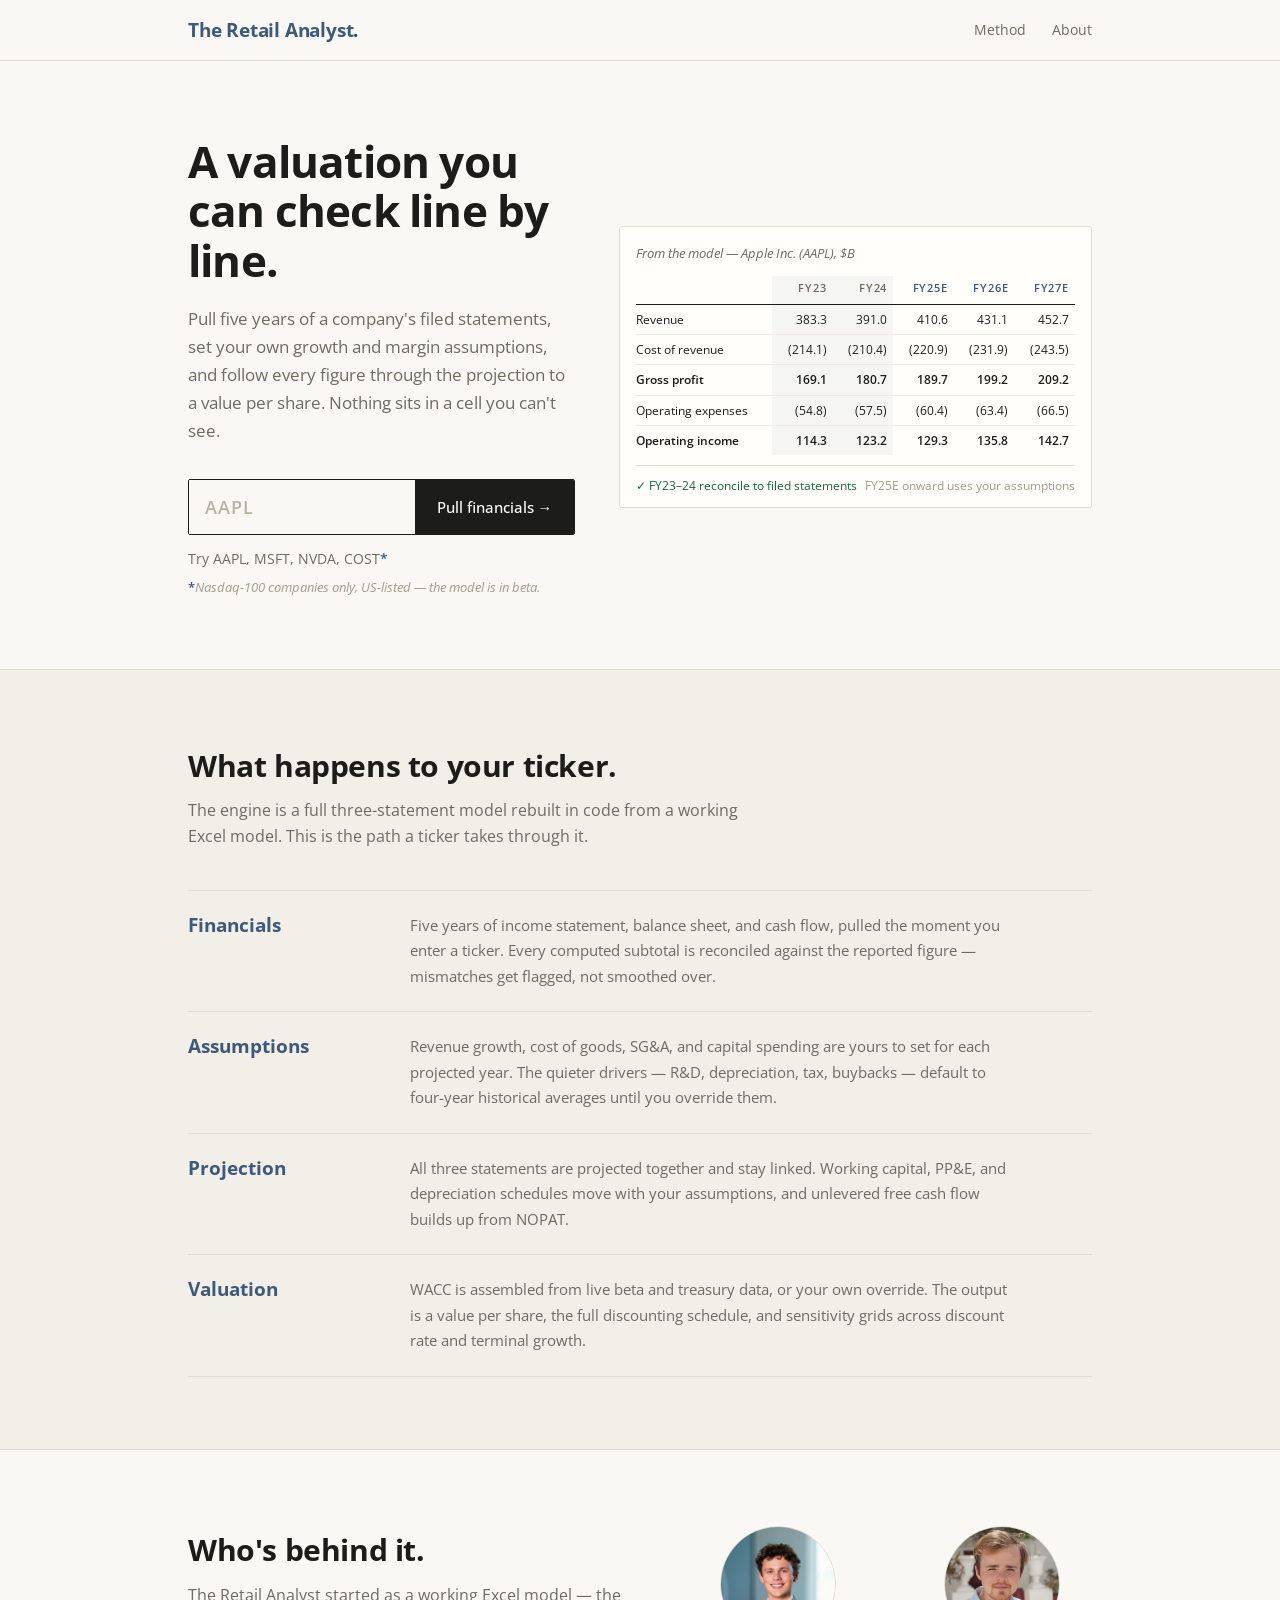
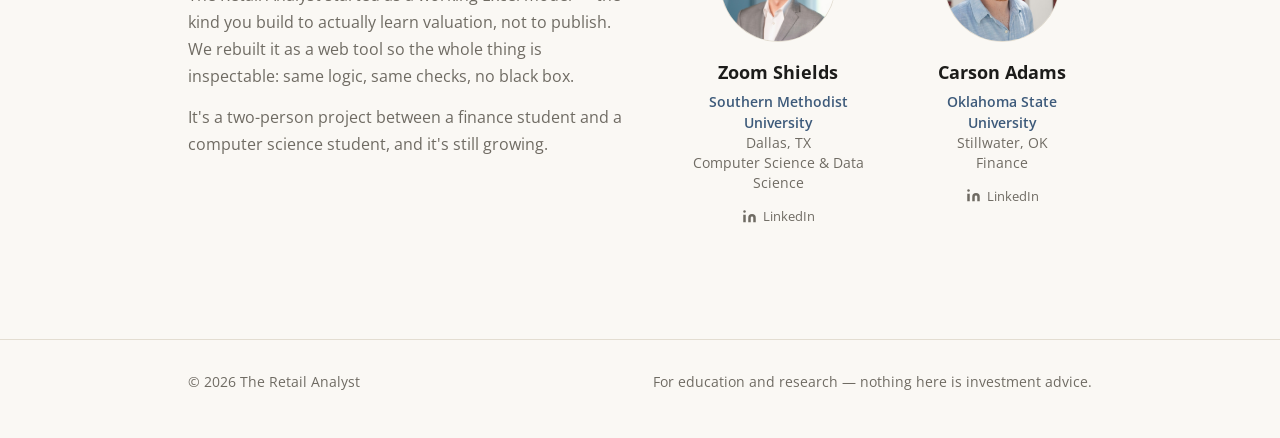
<file: frontend/index.html>
<!DOCTYPE html>
<html lang="en">
<head>
    <meta charset="UTF-8">
    <meta name="viewport" content="width=device-width, initial-scale=1.0">
    <title>The Retail Analyst — DCF valuation, shown in full</title>
    <link rel="preconnect" href="https://fonts.googleapis.com">
    <link rel="preconnect" href="https://fonts.gstatic.com" crossorigin>
    <link href="https://fonts.googleapis.com/css2?family=Open+Sans:ital,wght@0,300..800;1,300..800&display=swap" rel="stylesheet">
    <link rel="stylesheet" href="theme.css?v=27">
    <style>
        /* ── Hero ── */
        .hero { padding: 76px 0 72px; }
        .hero-grid {
            display: grid;
            grid-template-columns: minmax(0, 0.9fr) minmax(0, 1.1fr);
            gap: 44px;
            align-items: center;
        }
        .hero h1 {
            font-family: var(--font); font-weight: 700;
            font-size: 44px; line-height: 1.12; letter-spacing: -0.8px;
            margin-bottom: 20px;
        }
        .hero .lede {
            font-size: 16.5px; color: var(--muted); line-height: 1.7;
            margin-bottom: 34px; max-width: 440px;
        }

        .ticker-form {
            display: flex; border: 1.5px solid var(--ink);
            border-radius: 2px; overflow: hidden; max-width: 440px;
        }
        .ticker-form input {
            flex: 1; min-width: 0; border: none; outline: none; background: var(--paper);
            padding: 15px 16px; font-size: 18px; font-weight: 600;
            text-transform: uppercase; letter-spacing: 0.06em;
            font-family: var(--font); color: var(--ink);
        }
        .ticker-form input::placeholder { color: #b9b3a6; }
        .ticker-form button {
            border: none; background: var(--ink); color: #fff;
            padding: 0 22px; font-size: 14.5px; font-weight: 500; cursor: pointer;
            transition: background 0.15s; white-space: nowrap; font-family: var(--font);
        }
        .ticker-form button:hover { background: var(--blue-ink); }
        .ticker-hint { margin-top: 14px; font-size: 13.5px; color: var(--muted); }
        .ticker-note { margin-top: 6px; font-size: 13px; font-style: italic; color: var(--faint); }
        .ticker-hint.bad { color: var(--red); font-style: normal; }
        .ticker-form input.bad { border-color: var(--red); background: var(--red-tint); }
        .ast { color: var(--blue-ink); font-weight: 600; font-style: normal; }

        /* ── Specimen (real model excerpt) ── */
        .specimen {
            background: var(--card); border: 1px solid var(--line);
            border-radius: 3px; padding: 16px 16px 12px;
        }
        .specimen figcaption {
            font-family: var(--font); font-style: italic;
            font-size: 13px; color: var(--muted); margin-bottom: 12px;
        }
        .spec-scroll { overflow-x: auto; }
        .specimen table { border-collapse: collapse; width: 100%; font-size: 12px; table-layout: fixed; }
        .specimen th {
            font-size: 10.5px; font-weight: 600; color: var(--muted);
            text-transform: uppercase; letter-spacing: 0.08em;
            text-align: right; padding: 4px 6px 7px;
            border-bottom: 1px solid var(--ink);
        }
        .specimen th:first-child { text-align: left; padding-left: 0; width: 31%; }
        .specimen td {
            padding: 5px 6px; text-align: right; white-space: nowrap;
            font-family: var(--font);
            font-variant-numeric: tabular-nums;
            border-bottom: 1px solid #f0ece3;
        }
        .specimen td:first-child {
            text-align: left; padding-left: 0; white-space: normal;
            font-family: var(--font);
            color: var(--ink);
        }
        .specimen td:not(:first-child):not(.proj),
        .specimen th:not(:first-child):not(.proj) { background: var(--blue-tint); }
        .specimen th.proj { color: var(--blue-ink); }
        .specimen tr.sum td { font-weight: 600; border-top: 1px solid var(--ink); }
        .specimen tr:last-child td { border-bottom: none; }
        .spec-foot {
            display: flex; justify-content: space-between; flex-wrap: wrap; gap: 6px;
            margin-top: 10px; padding-top: 10px; border-top: 1px solid var(--line);
            font-size: 12px; color: var(--faint);
        }
        .spec-foot .ok { color: var(--green); }

        /* ── Method (what happens to your ticker) ── */
        .method { background: var(--paper-2); border-top: 1px solid var(--line); border-bottom: 1px solid var(--line); padding: 72px 0; }
        .method h2, .about h2 {
            font-family: var(--font); font-weight: 700;
            font-size: 30px; letter-spacing: -0.4px; margin-bottom: 8px;
        }
        .method .sub, .about .sub { color: var(--muted); font-size: 16px; max-width: 560px; margin-bottom: 40px; }
        .method-row {
            display: grid; grid-template-columns: 190px 1fr; gap: 32px;
            padding: 22px 0; border-top: 1px solid var(--line);
        }
        .method-row:last-child { border-bottom: 1px solid var(--line); }
        .method-row dt {
            font-family: var(--font); font-size: 19px; font-weight: 700;
            color: var(--blue-ink); line-height: 1.35;
        }
        .method-row dd { color: var(--muted); font-size: 15px; line-height: 1.7; max-width: 600px; }

        /* ── About ── */
        .about { padding: 76px 0 20px; }
        .about-grid { display: grid; grid-template-columns: minmax(0, 1fr) auto; gap: 56px; align-items: start; }
        .about-copy p + p { margin-top: 14px; }
        .about-copy { color: var(--muted); font-size: 15.5px; line-height: 1.75; max-width: 460px; }
        .people { display: flex; gap: 44px; }
        .person { text-align: center; width: 180px; }
        .photo {
            width: 116px; height: 116px; border-radius: 50%; margin: 0 auto 16px;
            overflow: hidden; background: var(--paper-2); border: 1px solid var(--line);
        }
        .photo img { width: 100%; height: 100%; object-fit: cover; display: block; }
        .person .nm { font-family: var(--font); font-size: 18px; font-weight: 700; margin-bottom: 6px; }
        .person .ln { font-size: 13.5px; line-height: 1.5; }
        .person .ln.school { color: var(--blue-ink); font-weight: 600; }
        .person .ln.dim { color: var(--muted); }
        .person .links { margin-top: 12px; }
        .person .links a {
            display: inline-flex; align-items: center; gap: 6px;
            color: var(--muted); text-decoration: none; font-size: 13px;
        }
        .person .links a:hover { color: var(--blue-ink); }
        .person .links svg { width: 15px; height: 15px; }

        @media (max-width: 900px) {
            .hero { padding: 56px 0 60px; }
            .hero-grid { grid-template-columns: 1fr; gap: 44px; }
            .hero h1 { font-size: 36px; }
            .about-grid { grid-template-columns: 1fr; }
            .method-row { grid-template-columns: 1fr; gap: 8px; }
        }
        @media (max-width: 480px) {
            .people { flex-direction: column; gap: 32px; }
        }
    </style>
</head>
<body>

<header class="site-head">
    <div class="shell">
        <a class="brand" href="index.html">The Retail Analyst<span class="dot">.</span></a>
        <nav class="head-links">
            <a href="#method">Method</a>
            <a href="#about">About</a>
        </nav>
    </div>
</header>

<!-- Hero: the ticker entry is the front door -->
<section class="hero">
    <div class="shell hero-grid">
        <div>
            <h1>A valuation you can check line by line.</h1>
            <p class="lede">
                Pull five years of a company's filed statements, set your own growth and
                margin assumptions, and follow every figure through the projection to a
                value per share. Nothing sits in a cell you can't see.
            </p>
            <form class="ticker-form" id="ticker-form" onsubmit="return false;">
                <input type="text" id="home-ticker" placeholder="AAPL" maxlength="10"
                       autocomplete="off" spellcheck="false" aria-label="Stock ticker">
                <button id="home-go-btn" type="submit">Pull financials →</button>
            </form>
            <div class="ticker-hint" id="ticker-hint">Try AAPL, MSFT, NVDA, COST<span class="ast">*</span></div>
            <div class="ticker-note"><span class="ast">*</span>Nasdaq-100 companies only, US-listed — the model is in beta.</div>
        </div>

        <figure class="specimen">
            <figcaption>From the model — Apple Inc. (AAPL), $B</figcaption>
            <div class="spec-scroll">
                <table>
                    <thead>
                        <tr>
                            <th></th>
                            <th>FY23</th><th>FY24</th>
                            <th class="proj proj-sep">FY25E</th><th class="proj">FY26E</th><th class="proj">FY27E</th>
                        </tr>
                    </thead>
                    <tbody>
                        <tr>
                            <td>Revenue</td>
                            <td>383.3</td><td>391.0</td>
                            <td class="proj proj-sep">410.6</td><td class="proj">431.1</td><td class="proj">452.7</td>
                        </tr>
                        <tr>
                            <td>Cost of revenue</td>
                            <td>(214.1)</td><td>(210.4)</td>
                            <td class="proj proj-sep">(220.9)</td><td class="proj">(231.9)</td><td class="proj">(243.5)</td>
                        </tr>
                        <tr class="sum">
                            <td>Gross profit</td>
                            <td>169.1</td><td>180.7</td>
                            <td class="proj proj-sep">189.7</td><td class="proj">199.2</td><td class="proj">209.2</td>
                        </tr>
                        <tr>
                            <td>Operating expenses</td>
                            <td>(54.8)</td><td>(57.5)</td>
                            <td class="proj proj-sep">(60.4)</td><td class="proj">(63.4)</td><td class="proj">(66.5)</td>
                        </tr>
                        <tr class="sum">
                            <td>Operating income</td>
                            <td>114.3</td><td>123.2</td>
                            <td class="proj proj-sep">129.3</td><td class="proj">135.8</td><td class="proj">142.7</td>
                        </tr>
                    </tbody>
                </table>
            </div>
            <div class="spec-foot">
                <span class="ok">✓ FY23–24 reconcile to filed statements</span>
                <span>FY25E onward uses your assumptions</span>
            </div>
        </figure>
    </div>
</section>

<!-- Method -->
<section class="method" id="method">
    <div class="shell">
        <h2>What happens to your ticker.</h2>
        <p class="sub">The engine is a full three-statement model rebuilt in code from a working Excel model. This is the path a ticker takes through it.</p>
        <dl>
            <div class="method-row">
                <dt>Financials</dt>
                <dd>Five years of income statement, balance sheet, and cash flow, pulled the moment you enter a ticker. Every computed subtotal is reconciled against the reported figure — mismatches get flagged, not smoothed over.</dd>
            </div>
            <div class="method-row">
                <dt>Assumptions</dt>
                <dd>Revenue growth, cost of goods, SG&amp;A, and capital spending are yours to set for each projected year. The quieter drivers — R&amp;D, depreciation, tax, buybacks — default to four-year historical averages until you override them.</dd>
            </div>
            <div class="method-row">
                <dt>Projection</dt>
                <dd>All three statements are projected together and stay linked. Working capital, PP&amp;E, and depreciation schedules move with your assumptions, and unlevered free cash flow builds up from NOPAT.</dd>
            </div>
            <div class="method-row">
                <dt>Valuation</dt>
                <dd>WACC is assembled from live beta and treasury data, or your own override. The output is a value per share, the full discounting schedule, and sensitivity grids across discount rate and terminal growth.</dd>
            </div>
        </dl>
    </div>
</section>

<!-- About -->
<section class="about" id="about">
    <div class="shell about-grid">
        <div>
            <h2>Who's behind it.</h2>
            <div class="about-copy">
                <p>The Retail Analyst started as a working Excel model — the kind you build to actually learn valuation, not to publish. We rebuilt it as a web tool so the whole thing is inspectable: same logic, same checks, no black box.</p>
                <p>It's a two-person project between a finance student and a computer science student, and it's still growing.</p>
            </div>
        </div>
        <div class="people">
            <div class="person">
                <div class="photo">
                    <img src="assets/zoom.jpg" alt="Zoom Shields" style="object-position: center 18%;">
                </div>
                <div class="nm">Zoom Shields</div>
                <div class="ln school">Southern Methodist University</div>
                <div class="ln dim">Dallas, TX</div>
                <div class="ln dim">Computer Science &amp; Data Science</div>
                <div class="links">
                    <a href="https://www.linkedin.com/in/zoom-shields-89059a33b/" target="_blank" rel="noopener">
                        <svg viewBox="0 0 24 24" fill="currentColor"><path d="M16 8a6 6 0 0 1 6 6v7h-4v-7a2 2 0 0 0-4 0v7h-4v-7a6 6 0 0 1 6-6zM2 9h4v12H2z"/><circle cx="4" cy="4" r="2"/></svg>
                        LinkedIn
                    </a>
                </div>
            </div>
            <div class="person">
                <div class="photo">
                    <img src="assets/carson.jpg" alt="Carson Adams" style="object-position: center 55%; transform: scale(1.25);">
                </div>
                <div class="nm">Carson Adams</div>
                <div class="ln school">Oklahoma State University</div>
                <div class="ln dim">Stillwater, OK</div>
                <div class="ln dim">Finance</div>
                <div class="links">
                    <a href="https://www.linkedin.com/in/carson-adams-aa8b7928b/" target="_blank" rel="noopener">
                        <svg viewBox="0 0 24 24" fill="currentColor"><path d="M16 8a6 6 0 0 1 6 6v7h-4v-7a2 2 0 0 0-4 0v7h-4v-7a6 6 0 0 1 6-6zM2 9h4v12H2z"/><circle cx="4" cy="4" r="2"/></svg>
                        LinkedIn
                    </a>
                </div>
            </div>
        </div>
    </div>
</section>

<footer class="site-foot">
    <div class="shell">
        <div>© 2026 The Retail Analyst</div>
        <div>For education and research — nothing here is investment advice.</div>
    </div>
</footer>

<script src="config.js"></script>
<script>

    const input = document.getElementById('home-ticker');
    const hint  = document.getElementById('ticker-hint');
    const HINT  = hint.innerHTML;

    // The supported universe, pulled once. The backend enforces the same rule in
    // data_source, so this is a courtesy rather than a security boundary: it tells
    // the user at the input box instead of after a page load and a failed fetch.
    // If the list can't be reached we let the submit through and let the backend
    // answer — a down universe endpoint should not block every search.
    let universe = null;
    fetch(`${API}/api/universe`)
        .then(r => r.ok ? r.json() : null)
        .then(d => { if (d && d.symbols) universe = new Set(d.symbols); })
        .catch(() => {});

    function clearError() {
        hint.classList.remove('bad');
        hint.innerHTML = HINT;
        input.classList.remove('bad');
    }

    function reject(message) {
        hint.classList.add('bad');
        hint.textContent = message;
        input.classList.add('bad');
        input.focus();
    }

    function go() {
        const t = input.value.trim().toUpperCase();
        if (!t) return;
        if (universe && !universe.has(t)) {
            reject(`${t} isn't in the Nasdaq-100. This tool covers those 100-odd US-listed companies only.`);
            return;
        }
        window.location.href = `app.html?ticker=${encodeURIComponent(t)}`;
    }

    input.addEventListener('input', clearError);
    document.getElementById('home-go-btn').addEventListener('click', go);
    document.getElementById('ticker-form').addEventListener('submit', go);
</script>
</body>
</html>
</file>
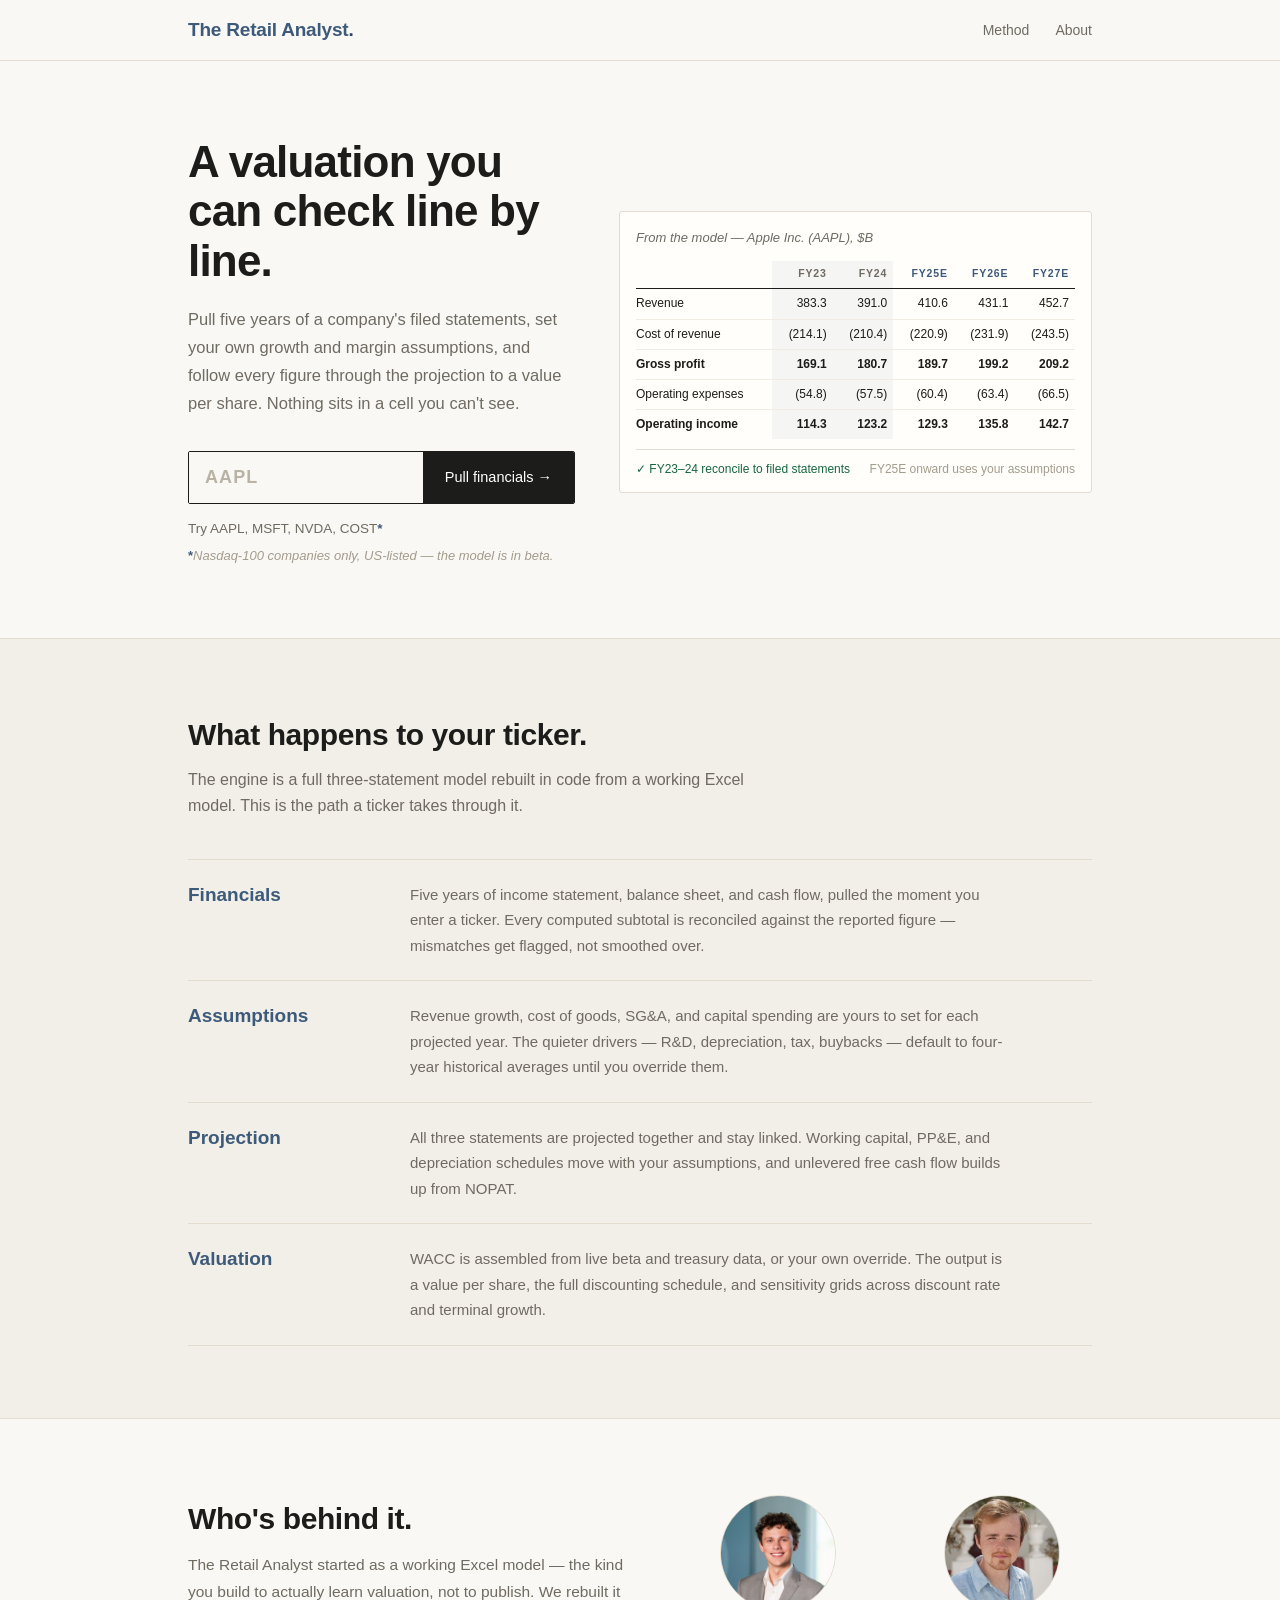
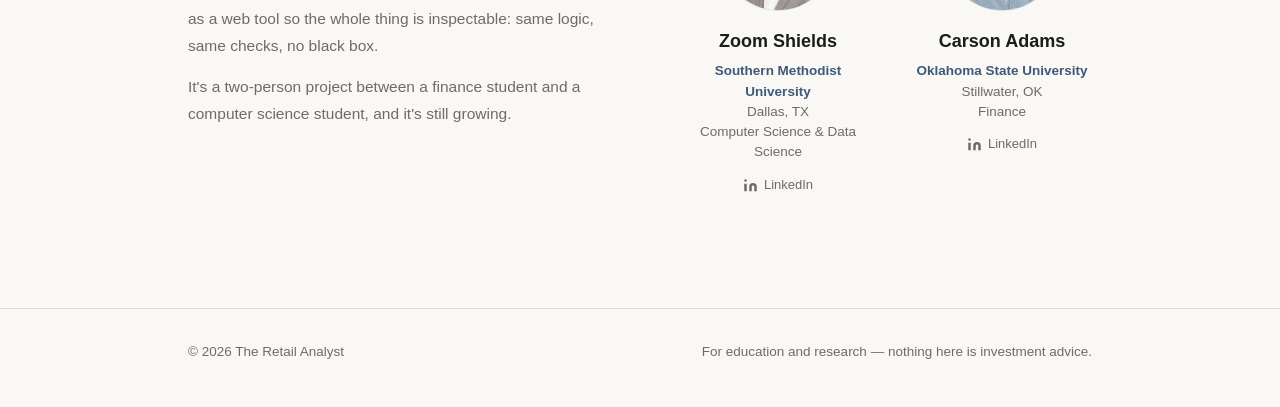
<file: frontend/app.html>
<!DOCTYPE html>
<html lang="en">
<head>
    <meta charset="UTF-8">
    <meta name="viewport" content="width=device-width, initial-scale=1.0">
    <title>The Retail Analyst — Assumptions</title>
    <link rel="preconnect" href="https://fonts.googleapis.com">
    <link rel="preconnect" href="https://fonts.gstatic.com" crossorigin>
    <link href="https://fonts.googleapis.com/css2?family=Open+Sans:ital,wght@0,300..800;1,300..800&display=swap" rel="stylesheet">
    <link rel="stylesheet" href="theme.css?v=27">
    <style>
        /* main.shell needed to out-rank .shell's padding shorthand in theme.css */
        main.shell { padding-bottom: 140px; }

        /* ── Loading state ── */
        .load-state { text-align: center; padding: 130px 28px 0; }
        .load-ticker {
            font-size: 38px; font-weight: 600; letter-spacing: 0.08em;
            color: var(--ink); margin-bottom: 8px;
        }
        .load-msg { font-size: 15px; color: var(--muted); margin-bottom: 26px; }
        .load-bar {
            width: 220px; height: 2px; margin: 0 auto;
            background: var(--line); overflow: hidden; border-radius: 1px;
        }
        .load-bar span {
            display: block; width: 40%; height: 100%; background: var(--blue-ink);
            animation: sweep 1.1s ease-in-out infinite alternate;
        }
        @keyframes sweep {
            from { transform: translateX(-60%); }
            to   { transform: translateX(210%); }
        }
        .load-state .error-box {
            max-width: 460px; margin: 0 auto; text-align: left;
        }
        .load-state .error-box a { display: inline-block; margin-top: 6px; }

        /* ── Masthead (company header) ── */
        .masthead {
            display: flex; align-items: baseline; justify-content: space-between;
            flex-wrap: wrap; gap: 8px 20px;
            padding: 34px 0 20px; margin-bottom: 26px;
            border-bottom: 1px solid var(--line);
        }
        .masthead h1 {
            font-family: var(--font); font-size: 27px; font-weight: 700;
            letter-spacing: -0.4px;
        }
        .masthead .meta { display: flex; align-items: baseline; gap: 20px; }
        .masthead .price { font-size: 14px; color: var(--muted); }
        .masthead .price b { color: var(--ink); font-weight: 600; }
        .change-ticker { font-size: 13.5px; color: var(--muted); }
        .change-ticker:hover { color: var(--blue-ink); }

        /* ── Driver cards ── */
        .card h2 {
            font-family: var(--font); font-size: 19px; font-weight: 700;
            margin-bottom: 2px;
        }
        .card h2 .tag {
            font-family: var(--font);
            font-size: 11px; font-weight: 600; color: var(--faint);
            text-transform: uppercase; letter-spacing: 0.09em; margin-left: 10px;
        }
        .card .sub { font-size: 13px; color: var(--muted); margin-bottom: 18px; }

        /* ── Case switcher ──
           Carson runs one switch for all four Group 1 drivers (Drivers!C7), so this
           is a single control on the card, not one per row. */
        .card-head {
            display: flex; align-items: center; justify-content: space-between;
            flex-wrap: wrap; gap: 10px 18px;
        }
        .case-tabs {
            display: inline-flex; border: 1px solid var(--line); border-radius: 3px;
            overflow: hidden; background: var(--paper-2);
        }
        .case-tab {
            appearance: none; border: none; cursor: pointer;
            padding: 6px 15px; font-size: 12.5px; font-weight: 500;
            background: transparent; color: var(--muted);
            font-family: var(--font); letter-spacing: 0.02em;
        }
        .case-tab + .case-tab { border-left: 1px solid var(--line); }
        .case-tab:hover  { color: var(--ink); }
        .case-tab.is-on  { background: var(--blue); color: var(--on-blue); font-weight: 600; }
        .case-tab:focus-visible { outline: 2px solid var(--blue-ink); outline-offset: -2px; }

        /* ── Group 1 grid ── */
        .g1-grid {
            display: grid;
            grid-template-columns: 200px repeat(5, 1fr);
            gap: 7px 8px; align-items: center; font-size: 13px;
        }
        .g1-header-row div {
            text-align: right; font-size: 11px; font-weight: 600; color: var(--muted);
            letter-spacing: 0.06em; padding-right: 9px;
            font-family: var(--font);
        }
        .g1-header-row div:first-child { text-align: left; padding-right: 0; }
        .g1-label { font-weight: 500; color: var(--ink); }
        .d-in {
            width: 100%; padding: 7px 9px; font-size: 13px;
            border: 1px solid var(--line); border-radius: 2px;
            background: #fff; color: var(--ink); text-align: right;
            font-family: var(--font);
            font-variant-numeric: tabular-nums;
        }
        .d-in:focus { outline: none; border-color: var(--blue-ink); }

        /* ── Group 2 rows ── */
        .g2-block { padding: 13px 0; border-top: 1px solid #f0ece3; }
        .g2-block:first-of-type { border-top: none; padding-top: 4px; }
        .g2-name { font-size: 13px; font-weight: 600; color: var(--ink); margin-bottom: 7px; }
        .g2-grid {
            display: grid;
            grid-template-columns: 112px 62px repeat(5, 1fr);
            gap: 5px 8px; align-items: center; font-size: 12px;
        }
        .g2-sub { color: var(--faint); font-size: 11px; }
        .g2-val {
            text-align: right; padding: 5px 7px; border-radius: 2px;
            background: var(--paper-2); color: var(--faint);
            font-family: var(--font);
            font-variant-numeric: tabular-nums;
        }
        .g2-val.active { background: var(--blue-tint); color: var(--blue-ink); font-weight: 600; }
        /* iOS-style auto/manual switch */
        .switch {
            font-size: 11.5px; color: var(--muted); cursor: pointer;
            display: flex; align-items: center; gap: 7px; user-select: none;
        }
        .switch input { position: absolute; opacity: 0; width: 0; height: 0; }
        .switch .knob {
            width: 34px; height: 20px; border-radius: 10px;
            background: #d5cfc2; position: relative; flex: none;
            transition: background 0.18s;
        }
        .switch .knob::after {
            content: ''; position: absolute; top: 2px; left: 2px;
            width: 16px; height: 16px; border-radius: 50%;
            background: #fff; box-shadow: 0 1px 2px rgba(0,0,0,0.25);
            transition: transform 0.18s;
        }
        .switch input:checked + .knob { background: var(--blue-ink); }
        .switch input:checked + .knob::after { transform: translateX(14px); }
        .switch input:focus-visible + .knob { outline: 2px solid var(--blue-ink); outline-offset: 2px; }
        .g2-in {
            width: 100%; padding: 5px 7px; font-size: 12px;
            border: 1px solid var(--line); border-radius: 2px;
            background: #fff; text-align: right;
            font-family: var(--font);
            font-variant-numeric: tabular-nums;
        }
        .g2-in:disabled { background: var(--paper-2); color: #c9c2b4; border-color: #ece7dc; cursor: not-allowed; }
        /* Override cells stay fully blank until the row is switched to Manual */
        .g2-in:disabled::placeholder { color: transparent; }
        .g2-in::placeholder { color: #c2bbad; }
        .g2-in:not(:disabled):focus { outline: none; border-color: var(--blue-ink); }

        /* ── Header status (projection errors) ── */
        .head-right .status {
            font-size: 12.5px; color: var(--red);
            max-width: 300px; white-space: nowrap; overflow: hidden; text-overflow: ellipsis;
        }

        /* Restatement notice — amber, not red: this is context about the data,
           not an error in the model. */
        .restatement-note {
            background: #fdf6e8; border: 1px solid #e5cf9c; border-left: 3px solid #b8860b;
            border-radius: 3px; padding: 14px 16px; margin: 20px 0 4px;
        }
        .rn-head { font-size: 14px; font-weight: 600; color: #6b4e0b; }
        .rn-list {
            margin: 8px 0 0 18px; padding: 0; font-size: 13px; color: #6b4e0b;
            font-family: var(--font);
            font-variant-numeric: tabular-nums;
        }
        .rn-list li { margin-bottom: 2px; }
        .rn-foot { margin-top: 10px; font-size: 12.5px; color: #8a7340; }
        .rn-foot a { color: var(--blue-ink); text-decoration: none; margin-left: 6px; font-weight: 500; }
        .rn-foot a:hover { text-decoration: underline; }

        @media (max-width: 760px) {
            .g1-grid { grid-template-columns: 130px repeat(5, 1fr); font-size: 12px; }
            .g2-grid { grid-template-columns: 100px 52px repeat(5, 1fr); }
        }
    </style>
</head>
<body>

<header class="site-head">
    <div class="shell wide centered">
        <a class="brand" href="index.html">The Retail Analyst<span class="dot">.</span></a>
        <nav class="rail" aria-label="Workflow">
            <span class="rail-step here">Assumptions</span>
            <span class="rail-sep"></span>
            <a class="rail-step off" id="rail-model">Model</a>
            <span class="rail-sep"></span>
            <a class="rail-step off" id="rail-dcf">DCF</a>
        </nav>
        <div class="head-right">
            <span class="status" id="proj-status"></span>
            <button class="btn small" id="run-btn" hidden>Run projection →</button>
        </div>
    </div>
</header>

<main class="shell wide">

    <!-- Loading / error state -->
    <div id="loading" class="load-state" hidden>
        <div class="load-ticker mono" id="load-ticker"></div>
        <div class="load-msg" id="load-msg">Pulling five years of financials…</div>
        <div class="load-bar" id="load-bar"><span></span></div>
        <div class="error-box" id="load-error" hidden></div>
    </div>

    <!-- Assumptions workbench -->
    <div id="workbench" hidden>

        <!-- Filled only when FMP has changed a figure it already reported for this
             company. Hidden otherwise, so a clean company shows no chrome. -->
        <div id="restatement-banner" hidden></div>

        <div class="masthead">
            <h1 id="co-name"></h1>
            <div class="meta">
                <span class="price mono" id="co-price"></span>
                <a class="change-ticker" href="index.html" id="change-ticker">Change ticker</a>
            </div>
        </div>

        <!-- Group 1 -->
        <section class="card">
            <div class="card-head">
                <h2>Projection drivers<span class="tag">required</span></h2>
                <div class="case-tabs" role="tablist" aria-label="Case">
                    <button type="button" class="case-tab" role="tab" data-case="best">Best</button>
                    <button type="button" class="case-tab is-on" role="tab" data-case="base" aria-selected="true">Base</button>
                    <button type="button" class="case-tab" role="tab" data-case="worst">Worst</button>
                </div>
            </div>
            <p class="sub">Pre-filled from the most recent fiscal year — all figures are % of revenue except growth. Each case holds its own set of these four rows; the additional drivers below are shared across all three.</p>
            <div class="g1-grid">
                <div class="g1-header-row" style="display:contents">
                    <div></div>
                    <div>2026E</div><div>2027E</div><div>2028E</div><div>2029E</div><div>2030E</div>
                </div>
                <div class="g1-label">Revenue growth %</div>
                <input class="d-in" id="d-rev-0"><input class="d-in" id="d-rev-1">
                <input class="d-in" id="d-rev-2"><input class="d-in" id="d-rev-3"><input class="d-in" id="d-rev-4">
                <div class="g1-label">COGS % of revenue</div>
                <input class="d-in" id="d-cogs-0"><input class="d-in" id="d-cogs-1">
                <input class="d-in" id="d-cogs-2"><input class="d-in" id="d-cogs-3"><input class="d-in" id="d-cogs-4">
                <div class="g1-label">SG&amp;A % of revenue</div>
                <input class="d-in" id="d-sga-0"><input class="d-in" id="d-sga-1">
                <input class="d-in" id="d-sga-2"><input class="d-in" id="d-sga-3"><input class="d-in" id="d-sga-4">
                <div class="g1-label">CapEx % of revenue</div>
                <input class="d-in" id="d-capex-0"><input class="d-in" id="d-capex-1">
                <input class="d-in" id="d-capex-2"><input class="d-in" id="d-capex-3"><input class="d-in" id="d-capex-4">
            </div>
        </section>

        <!-- Group 2 -->
        <section class="card">
            <h2>Additional drivers<span class="tag">optional</span></h2>
            <p class="sub">Auto uses a four-year historical average. Switch a row to manual to override it year by year.</p>

            <div class="g2-block">
                <div class="g2-name">R&amp;D % of revenue</div>
                <div class="g2-grid" id="g2-rnd-auto">
                    <div></div><div class="g2-sub">Auto</div>
                    <div class="g2-val" id="g2-rnd-a0"></div><div class="g2-val" id="g2-rnd-a1"></div>
                    <div class="g2-val" id="g2-rnd-a2"></div><div class="g2-val" id="g2-rnd-a3"></div>
                    <div class="g2-val" id="g2-rnd-a4"></div>
                </div>
                <div class="g2-grid" id="g2-rnd-man">
                    <label class="switch"><input type="checkbox" id="g2-rnd-on" onchange="toggleG2('rnd')"><span class="knob"></span>Manual</label>
                    <div class="g2-sub">Override</div>
                    <input class="g2-in" id="g2-rnd-0" disabled><input class="g2-in" id="g2-rnd-1" disabled>
                    <input class="g2-in" id="g2-rnd-2" disabled><input class="g2-in" id="g2-rnd-3" disabled>
                    <input class="g2-in" id="g2-rnd-4" disabled>
                </div>
            </div>

            <div class="g2-block">
                <div class="g2-name">D&amp;A % of revenue</div>
                <div class="g2-grid" id="g2-da-auto">
                    <div></div><div class="g2-sub">Auto</div>
                    <div class="g2-val" id="g2-da-a0"></div><div class="g2-val" id="g2-da-a1"></div>
                    <div class="g2-val" id="g2-da-a2"></div><div class="g2-val" id="g2-da-a3"></div>
                    <div class="g2-val" id="g2-da-a4"></div>
                </div>
                <div class="g2-grid" id="g2-da-man">
                    <label class="switch"><input type="checkbox" id="g2-da-on" onchange="toggleG2('da')"><span class="knob"></span>Manual</label>
                    <div class="g2-sub">Override</div>
                    <input class="g2-in" id="g2-da-0" disabled><input class="g2-in" id="g2-da-1" disabled>
                    <input class="g2-in" id="g2-da-2" disabled><input class="g2-in" id="g2-da-3" disabled>
                    <input class="g2-in" id="g2-da-4" disabled>
                </div>
            </div>

            <div class="g2-block">
                <div class="g2-name">Tax rate %</div>
                <div class="g2-grid" id="g2-tax-auto">
                    <div></div><div class="g2-sub">Auto</div>
                    <div class="g2-val" id="g2-tax-a0"></div><div class="g2-val" id="g2-tax-a1"></div>
                    <div class="g2-val" id="g2-tax-a2"></div><div class="g2-val" id="g2-tax-a3"></div>
                    <div class="g2-val" id="g2-tax-a4"></div>
                </div>
                <div class="g2-grid" id="g2-tax-man">
                    <label class="switch"><input type="checkbox" id="g2-tax-on" onchange="toggleG2('tax')"><span class="knob"></span>Manual</label>
                    <div class="g2-sub">Override</div>
                    <input class="g2-in" id="g2-tax-0" disabled><input class="g2-in" id="g2-tax-1" disabled>
                    <input class="g2-in" id="g2-tax-2" disabled><input class="g2-in" id="g2-tax-3" disabled>
                    <input class="g2-in" id="g2-tax-4" disabled>
                </div>
            </div>

            <div class="g2-block">
                <div class="g2-name">SBC % of revenue</div>
                <div class="g2-grid" id="g2-sbc-auto">
                    <div></div><div class="g2-sub">Auto</div>
                    <div class="g2-val" id="g2-sbc-a0"></div><div class="g2-val" id="g2-sbc-a1"></div>
                    <div class="g2-val" id="g2-sbc-a2"></div><div class="g2-val" id="g2-sbc-a3"></div>
                    <div class="g2-val" id="g2-sbc-a4"></div>
                </div>
                <div class="g2-grid" id="g2-sbc-man">
                    <label class="switch"><input type="checkbox" id="g2-sbc-on" onchange="toggleG2('sbc')"><span class="knob"></span>Manual</label>
                    <div class="g2-sub">Override</div>
                    <input class="g2-in" id="g2-sbc-0" disabled><input class="g2-in" id="g2-sbc-1" disabled>
                    <input class="g2-in" id="g2-sbc-2" disabled><input class="g2-in" id="g2-sbc-3" disabled>
                    <input class="g2-in" id="g2-sbc-4" disabled>
                </div>
            </div>

            <div class="g2-block">
                <div class="g2-name">Buyback % of revenue</div>
                <div class="g2-grid" id="g2-buyback-auto">
                    <div></div><div class="g2-sub">Auto</div>
                    <div class="g2-val" id="g2-buyback-a0"></div><div class="g2-val" id="g2-buyback-a1"></div>
                    <div class="g2-val" id="g2-buyback-a2"></div><div class="g2-val" id="g2-buyback-a3"></div>
                    <div class="g2-val" id="g2-buyback-a4"></div>
                </div>
                <div class="g2-grid" id="g2-buyback-man">
                    <label class="switch"><input type="checkbox" id="g2-buyback-on" onchange="toggleG2('buyback')"><span class="knob"></span>Manual</label>
                    <div class="g2-sub">Override</div>
                    <input class="g2-in" id="g2-buyback-0" disabled><input class="g2-in" id="g2-buyback-1" disabled>
                    <input class="g2-in" id="g2-buyback-2" disabled><input class="g2-in" id="g2-buyback-3" disabled>
                    <input class="g2-in" id="g2-buyback-4" disabled>
                </div>
            </div>

            <p class="sub" style="margin:18px 0 2px">Working capital. Auto is the
               three-year average of what the company has actually held; these are days,
               not percentages.</p>

            <div class="g2-block">
                <div class="g2-name">Accounts receivable days</div>
                <div class="g2-grid" id="g2-ardays-auto">
                    <div></div><div class="g2-sub">Auto</div>
                    <div class="g2-val" id="g2-ardays-a0"></div><div class="g2-val" id="g2-ardays-a1"></div>
                    <div class="g2-val" id="g2-ardays-a2"></div><div class="g2-val" id="g2-ardays-a3"></div>
                    <div class="g2-val" id="g2-ardays-a4"></div>
                </div>
                <div class="g2-grid" id="g2-ardays-man">
                    <label class="switch"><input type="checkbox" id="g2-ardays-on" onchange="toggleG2('ardays')"><span class="knob"></span>Manual</label>
                    <div class="g2-sub">Override</div>
                    <input class="g2-in" id="g2-ardays-0" disabled><input class="g2-in" id="g2-ardays-1" disabled>
                    <input class="g2-in" id="g2-ardays-2" disabled><input class="g2-in" id="g2-ardays-3" disabled>
                    <input class="g2-in" id="g2-ardays-4" disabled>
                </div>
            </div>

            <div class="g2-block">
                <div class="g2-name">Inventory days</div>
                <div class="g2-grid" id="g2-invdays-auto">
                    <div></div><div class="g2-sub">Auto</div>
                    <div class="g2-val" id="g2-invdays-a0"></div><div class="g2-val" id="g2-invdays-a1"></div>
                    <div class="g2-val" id="g2-invdays-a2"></div><div class="g2-val" id="g2-invdays-a3"></div>
                    <div class="g2-val" id="g2-invdays-a4"></div>
                </div>
                <div class="g2-grid" id="g2-invdays-man">
                    <label class="switch"><input type="checkbox" id="g2-invdays-on" onchange="toggleG2('invdays')"><span class="knob"></span>Manual</label>
                    <div class="g2-sub">Override</div>
                    <input class="g2-in" id="g2-invdays-0" disabled><input class="g2-in" id="g2-invdays-1" disabled>
                    <input class="g2-in" id="g2-invdays-2" disabled><input class="g2-in" id="g2-invdays-3" disabled>
                    <input class="g2-in" id="g2-invdays-4" disabled>
                </div>
            </div>

            <div class="g2-block">
                <div class="g2-name">Accounts payable days</div>
                <div class="g2-grid" id="g2-apdays-auto">
                    <div></div><div class="g2-sub">Auto</div>
                    <div class="g2-val" id="g2-apdays-a0"></div><div class="g2-val" id="g2-apdays-a1"></div>
                    <div class="g2-val" id="g2-apdays-a2"></div><div class="g2-val" id="g2-apdays-a3"></div>
                    <div class="g2-val" id="g2-apdays-a4"></div>
                </div>
                <div class="g2-grid" id="g2-apdays-man">
                    <label class="switch"><input type="checkbox" id="g2-apdays-on" onchange="toggleG2('apdays')"><span class="knob"></span>Manual</label>
                    <div class="g2-sub">Override</div>
                    <input class="g2-in" id="g2-apdays-0" disabled><input class="g2-in" id="g2-apdays-1" disabled>
                    <input class="g2-in" id="g2-apdays-2" disabled><input class="g2-in" id="g2-apdays-3" disabled>
                    <input class="g2-in" id="g2-apdays-4" disabled>
                </div>
            </div>
        </section>

    </div>
</main>

<script src="config.js"></script>
<script>
    let histData = null;

    // UFCF is computed by the backend (dcf_engine.compute_ufcf) and arrives on the
    // projection response. Model logic stays in Python so it is testable and
    // covered by the reconcile checks — never reimplemented here.

    // ── Cases ────────────────────────────────────────────────────────────────
    // Carson switches all four Group 1 drivers together off one cell (Drivers!C7,
    // INDEXing C11:C13 and the parallel blocks), so a case is a full set of these
    // four rows and there is one switch for the card. Group 2 sits outside the
    // switch in his model and is shared here too.
    const CASES    = ['best', 'base', 'worst'];
    const G1_KEYS  = ['rev', 'cogs', 'sga', 'capex'];
    let   caseNow  = 'base';
    // caseVals[case][key] = five strings, exactly as typed.
    let   caseVals = {};

    // How far best and worst start from base, in percentage POINTS, signed so that a
    // positive number is the direction that helps earnings. Carson types his cases in
    // by hand and by judgment — there is no formula in the workbook to copy — so this
    // is only a starting spread to be typed over, and it is one constant to change.
    const CASE_SPREAD = { rev: 3.0, cogs: -1.5, sga: -1.0, capex: -0.5 };

    function readCaseFromInputs() {
        const vals = {};
        G1_KEYS.forEach(k => {
            vals[k] = Array.from({ length: 5 }, (_, i) =>
                document.getElementById(`d-${k}-${i}`).value);
        });
        return vals;
    }

    function writeCaseToInputs(vals) {
        G1_KEYS.forEach(k => {
            for (let i = 0; i < 5; i++) document.getElementById(`d-${k}-${i}`).value = vals[k][i];
        });
    }

    function switchCase(name) {
        if (name === caseNow) return;
        caseVals[caseNow] = readCaseFromInputs();   // keep whatever was typed
        caseNow = name;
        localStorage.setItem('model_case', name);   // the model and DCF pages follow
        writeCaseToInputs(caseVals[caseNow]);
        document.querySelectorAll('.case-tab').forEach(t => {
            const on = t.dataset.case === name;
            t.classList.toggle('is-on', on);
            t.setAttribute('aria-selected', on);
        });
    }

    // ── Populate driver inputs from fetched data ──────────────────────────────
    function prefillDrivers(data) {
        const lastIS = data.income_statement[0];
        const lastCF = data.cash_flow[0];
        const rev    = lastIS.revenue || 1;

        const cogs  = +(lastIS.cogs  / rev * 100).toFixed(1);
        const sga   = +(lastIS.sga   / rev * 100).toFixed(1);
        const capex = +(Math.abs(lastCF.capex || 0) / rev * 100).toFixed(1);

        // Base is the historical read; best and worst spread off it. Cost ratios are
        // floored at zero — a negative COGS % is not a pessimistic assumption, it is
        // a nonsensical one — while growth is left free to go negative, because a
        // shrinking year is a legitimate worst case.
        const baseRow = { rev: 5.0, cogs, sga, capex };
        const shifted = sign => Object.fromEntries(G1_KEYS.map(k => {
            const v = baseRow[k] + sign * CASE_SPREAD[k];
            return [k, (k === 'rev' ? v : Math.max(0, v)).toFixed(1)];
        }));
        const fill = row => Object.fromEntries(
            G1_KEYS.map(k => [k, Array(5).fill(String(row[k]))]));

        caseVals = {
            best:  fill(shifted(1)),
            base:  fill(Object.fromEntries(G1_KEYS.map(k => [k, baseRow[k].toFixed(1)]))),
            worst: fill(shifted(-1)),
        };
        caseNow = 'base';
        writeCaseToInputs(caseVals.base);
        document.querySelectorAll('.case-tab').forEach(t => {
            const on = t.dataset.case === 'base';
            t.classList.toggle('is-on', on);
            t.setAttribute('aria-selected', on);
        });

        const s   = data.suggested_drivers || {};
        const pct = v => v != null ? (v * 100).toFixed(1) + '%' : '—';
        const val = v => v != null ? (v * 100).toFixed(1) : '';

        [['rnd', s.rnd_pct], ['da', s.da_pct], ['tax', s.tax_rate],
         ['sbc', s.sbc_pct], ['buyback', s.buyback_pct]].forEach(([key, autoVal]) => {
            for (let i = 0; i < 5; i++) {
                document.getElementById(`g2-${key}-a${i}`).textContent = pct(autoVal);
                const inp = document.getElementById(`g2-${key}-${i}`);
                inp.value = '';
                inp.placeholder = val(autoVal);
            }
        });

        // Working-capital days are a count, not a rate — no percent sign and no /100,
        // which is the whole reason they read and write through their own pair of
        // helpers rather than the percentage path above.
        const days = v => v != null ? Math.round(v) : '—';
        [['ardays', s.ar_days], ['invdays', s.inventory_days],
         ['apdays', s.ap_days]].forEach(([key, autoVal]) => {
            for (let i = 0; i < 5; i++) {
                document.getElementById(`g2-${key}-a${i}`).textContent = days(autoVal);
                const inp = document.getElementById(`g2-${key}-${i}`);
                inp.value = '';
                inp.placeholder = autoVal != null ? Math.round(autoVal) : '';
            }
        });
    }

    // Coming back from the model page must not throw away cases that were typed by
    // hand, so the last run's three sets are restored over the fresh prefill. A shape
    // that does not match (an older cached entry, a hand-edited key) is ignored rather
    // than half-applied, which would leave the grid mixing two runs' assumptions.
    function restoreCases() {
        let saved;
        try { saved = JSON.parse(localStorage.getItem('model_drivers')); } catch { return; }
        const wellFormed = saved && CASES.every(c =>
            saved[c] && G1_KEYS.every(k => Array.isArray(saved[c][k]) && saved[c][k].length === 5));
        if (!wellFormed) return;

        caseVals = saved;
        // Open on whichever case the model and DCF pages are showing, so the three
        // stay in step rather than each page having its own idea of the selection.
        const selected = localStorage.getItem('model_case');
        caseNow = CASES.includes(selected) ? selected : 'base';
        writeCaseToInputs(caseVals[caseNow]);
        document.querySelectorAll('.case-tab').forEach(t => {
            const on = t.dataset.case === caseNow;
            t.classList.toggle('is-on', on);
            t.setAttribute('aria-selected', on);
        });
    }

    // ── Toggle Group 2 auto ↔ manual ─────────────────────────────────────────
    function toggleG2(key) {
        const isManual = document.getElementById(`g2-${key}-on`).checked;
        for (let i = 0; i < 5; i++) {
            const inp = document.getElementById(`g2-${key}-${i}`);
            inp.disabled = !isManual;
        }
        for (let i = 0; i < 5; i++) {
            const el = document.getElementById(`g2-${key}-a${i}`);
            el.classList.toggle('active', !isManual);
        }
    }

    // getG2Row's twin for rows whose unit is already the unit — days, not percent.
    // Same Auto/Manual semantics, same blank-cell fallback; only the /100 is gone.
    function getG2Days(key, autoVal) {
        const isManual = document.getElementById(`g2-${key}-on`).checked;
        const flat = () => autoVal != null ? [autoVal, autoVal, autoVal, autoVal, autoVal] : null;
        if (!isManual) return flat();
        const vals = Array.from({ length: 5 }, (_, i) => {
            const v = parseFloat(document.getElementById(`g2-${key}-${i}`).value);
            return isNaN(v) || v < 0 ? null : v;
        });
        if (vals.every(v => v === null)) return flat();
        return vals.map(v => v ?? autoVal ?? 0);
    }

    function getG2Row(key, autoVal) {
        const isManual = document.getElementById(`g2-${key}-on`).checked;
        if (!isManual) return autoVal != null ? [autoVal, autoVal, autoVal, autoVal, autoVal] : null;
        const vals = Array.from({ length: 5 }, (_, i) => {
            const v = parseFloat(document.getElementById(`g2-${key}-${i}`).value);
            return isNaN(v) ? null : v / 100;
        });
        // Cells left blank fall back to the auto (historical average) value
        if (vals.every(v => v === null)) {
            return autoVal != null ? [autoVal, autoVal, autoVal, autoVal, autoVal] : null;
        }
        return vals.map(v => v ?? autoVal ?? 0);
    }

    // ── Rail: enable Model / DCF links when their data exists ────────────────
    function refreshRail() {
        if (localStorage.getItem('model_hist')) {
            const m = document.getElementById('rail-model');
            m.classList.remove('off');
            m.href = 'model.html';
        }
        if (localStorage.getItem('dcf_input')) {
            const d = document.getElementById('rail-dcf');
            d.classList.remove('off');
            d.href = 'dcf.html';
        }
    }

    // ── Show the workbench for loaded data ───────────────────────────────────
    function showWorkbench(data) {
        histData = data;
        document.getElementById('co-name').textContent  = `${data.company_name} (${data.ticker})`;
        document.getElementById('co-price').innerHTML   = `Current price <b>$${data.stock_price}</b>`;

        prefillDrivers(data);
        restoreCases();
        ['rnd','da','tax','sbc','buyback'].forEach(k => {
            document.getElementById(`g2-${k}-on`).checked = false;
            for (let i = 0; i < 5; i++) {
                document.getElementById(`g2-${k}-${i}`).disabled = true;
                document.getElementById(`g2-${k}-a${i}`).classList.add('active');
            }
        });

        document.getElementById('loading').hidden   = true;
        document.getElementById('workbench').hidden = false;
        document.getElementById('run-btn').hidden   = false;
        refreshRail();
        loadRestatementBanner(data.ticker);
    }

    // ── Restatement notice ───────────────────────────────────────────────────
    // Deliberately not awaited by showWorkbench: this is a footnote about the
    // data, and a slow or failed status query must never hold up (or break) the
    // model the user actually came for.
    async function loadRestatementBanner(ticker) {
        const el = document.getElementById('restatement-banner');
        el.hidden = true;
        try {
            const res  = await fetch(`${API}/api/restatements?ticker=${encodeURIComponent(ticker)}&only_unreviewed=false&limit=6`);
            const data = await res.json();
            if (data.error || !data.counts || !data.counts.total) return;

            const rows = data.restatements.map(r => {
                const pc = r.pct_change === null ? '' : ` (${r.pct_change > 0 ? '+' : ''}${r.pct_change.toFixed(1)}%)`;
                return `<li><b>${r.fiscal_date || ''}</b> ${r.field}${pc}</li>`;
            }).join('');
            const n = data.counts.total;

            el.innerHTML = `
                <div class="restatement-note">
                    <div class="rn-head">
                        Heads up — FMP has changed ${n} previously reported figure${n === 1 ? '' : 's'}
                        for ${ticker} since our earlier pull.
                    </div>
                    <ul class="rn-list">${rows}</ul>
                    <div class="rn-foot">
                        Either the company restated a prior period or the data provider corrected itself.
                        History below reflects the latest figures.
                        <a href="status.html">Pipeline status →</a>
                    </div>
                </div>`;
            el.hidden = false;
        } catch (e) {
            /* Never block the model on this. */
        }
    }

    // ── Full-page loading state (shared by fetch + projection runs) ──────────
    function showLoading(ticker, msg) {
        document.getElementById('load-ticker').textContent = ticker;
        const msgEl = document.getElementById('load-msg');
        msgEl.textContent = msg;
        msgEl.hidden = false;
        document.getElementById('load-bar').hidden   = false;
        document.getElementById('load-error').hidden = true;
        document.getElementById('workbench').hidden  = true;
        document.getElementById('run-btn').hidden    = true;
        document.getElementById('loading').hidden    = false;
    }

    // ── Fetch financials for a ticker (arrives via URL from the homepage) ────
    async function fetchData(ticker) {
        const errBox = document.getElementById('load-error');
        showLoading(ticker, 'Pulling five years of financials…');

        function fail(msg) {
            document.getElementById('load-msg').hidden = true;
            document.getElementById('load-bar').hidden = true;
            errBox.innerHTML = `${msg}<br><a href="index.html">← Try another ticker</a>`;
            errBox.hidden = false;
        }

        let data;
        try {
            const resp = await fetch(`${API}/api/run-model`, {
                method: 'POST',
                headers: { 'Content-Type': 'application/json' },
                body: JSON.stringify({ ticker }),
            });
            data = await resp.json();
        } catch (err) {
            fail(`Could not reach the API at ${API}. Is the backend running? (${err.message})`);
            return;
        }

        if (data.error) { fail('Error: ' + data.error); return; }

        // The workbench reads the most recent year of each statement, so an empty
        // statement is a data problem, not a render bug. Say so plainly rather
        // than letting it surface as an undefined-property error further down.
        const missing = ['income_statement', 'balance_sheet', 'cash_flow']
            .filter(k => !Array.isArray(data[k]) || data[k].length === 0);
        if (missing.length) {
            fail(`No ${missing.join(', ')} data returned for ${ticker}.`);
            return;
        }

        localStorage.setItem('model_hist', JSON.stringify(data));
        // Rendering runs outside the fetch try/catch: a failure here is a bug in
        // the page, and mislabelling it "network error" sends debugging the wrong way.
        showWorkbench(data);
    }

    // ── Run Projection ────────────────────────────────────────────────────────
    async function runProjection() {
        if (!histData) return;

        // A blank cell in a case that is not on screen would otherwise only surface
        // as an error after the run, so every case is checked, and the offending
        // one is brought into view.
        caseVals[caseNow] = readCaseFromInputs();
        for (const name of CASES) {
            for (const k of G1_KEYS) {
                const bad = caseVals[name][k].findIndex(v => v.trim() === '' || isNaN(parseFloat(v)));
                if (bad !== -1) {
                    switchCase(name);
                    alert(`Please fill in all projection driver fields — ${name} case, ` +
                          `${k.toUpperCase()} year ${bad + 1}.`);
                    return;
                }
            }
        }

        const pct   = row => row.map(v => parseFloat(v) / 100);
        const group1 = name => ({
            revenue_growth: pct(caseVals[name].rev),
            cogs_pct:       pct(caseVals[name].cogs),
            sga_pct:        pct(caseVals[name].sga),
            capex_pct:      pct(caseVals[name].capex),
        });
        const cases = Object.fromEntries(CASES.map(name => [name, group1(name)]));

        const s = histData.suggested_drivers || {};
        // `drivers` carries the shared Group 2 set; its Group 1 half is the base case,
        // which is also what the backend mirrors onto the top level of the response.
        const drivers = {
            ...group1('base'),
            rnd_pct:        getG2Row('rnd',     s.rnd_pct),
            da_pct:         getG2Row('da',      s.da_pct),
            tax_rate:       getG2Row('tax',     s.tax_rate),
            sbc_pct:        getG2Row('sbc',     s.sbc_pct),
            buyback_pct:    getG2Row('buyback', s.buyback_pct),
            ar_days:        getG2Days('ardays',  s.ar_days),
            inventory_days: getG2Days('invdays', s.inventory_days),
            ap_days:        getG2Days('apdays',  s.ap_days),
        };

        const statusEl = document.getElementById('proj-status');
        const btn      = document.getElementById('run-btn');
        statusEl.textContent = '';
        btn.disabled = true;
        showLoading(histData.ticker, 'Running the projection…');

        function backToWork(msg) {
            document.getElementById('loading').hidden   = true;
            document.getElementById('workbench').hidden = false;
            document.getElementById('run-btn').hidden   = false;
            statusEl.textContent = msg;
        }

        try {
            const resp = await fetch(`${API}/api/run-projection`, {
                method: 'POST',
                headers: { 'Content-Type': 'application/json' },
                body: JSON.stringify({ ticker: histData.ticker, drivers, cases }),
            });
            const projData = await resp.json();
            if (projData.error) { backToWork('Error: ' + projData.error); return; }

            localStorage.setItem('model_proj', JSON.stringify(projData));
            localStorage.setItem('model_drivers', JSON.stringify(caseVals));
            // Carry the case that was on screen through to the model and DCF pages —
            // running from the Worst tab and landing on Base would look like the run
            // ignored the tab. All three pages read this one key.
            const shown = (projData.cases && projData.cases[caseNow]) ? caseNow : 'base';
            const sel   = projData.cases ? projData.cases[shown] : projData;
            localStorage.setItem('model_case', shown);
            localStorage.setItem('dcf_input', JSON.stringify({
                ticker:       histData.ticker,
                company_name: histData.company_name,
                stock_price:  histData.stock_price,
                case:         shown,
                ufcf:         sel.ufcf,
                proj_years:   sel.income_statement.map(y => y.date.slice(0, 4)),
            }));

            window.location.href = 'model.html';
        } catch (err) {
            backToWork('Network error: ' + err.message);
        } finally {
            btn.disabled = false;
        }
    }

    // ── Init ──────────────────────────────────────────────────────────────────
    window.addEventListener('load', () => {
        document.getElementById('run-btn').addEventListener('click', runProjection);
        document.querySelectorAll('.case-tab').forEach(tab =>
            tab.addEventListener('click', () => switchCase(tab.dataset.case)));

        document.getElementById('change-ticker').addEventListener('click', () => {
            ['model_hist', 'model_proj', 'model_drivers', 'model_case', 'dcf_input']
                .forEach(k => localStorage.removeItem(k));
        });

        // Ticker arrives via URL from the homepage → fetch straight away
        const params = new URLSearchParams(window.location.search);
        const paramTicker = params.get('ticker');
        if (paramTicker) {
            fetchData(paramTicker.trim().toUpperCase());
            return;
        }

        // Returning from model.html → restore the workbench from cache
        const cached = localStorage.getItem('model_hist');
        if (cached) {
            try {
                showWorkbench(JSON.parse(cached));
                return;
            } catch { /* corrupt cache — fall through to redirect */ }
        }

        // No ticker and no cache: this page has nothing to show
        window.location.replace('index.html');
    });
</script>
</body>
</html>
</file>
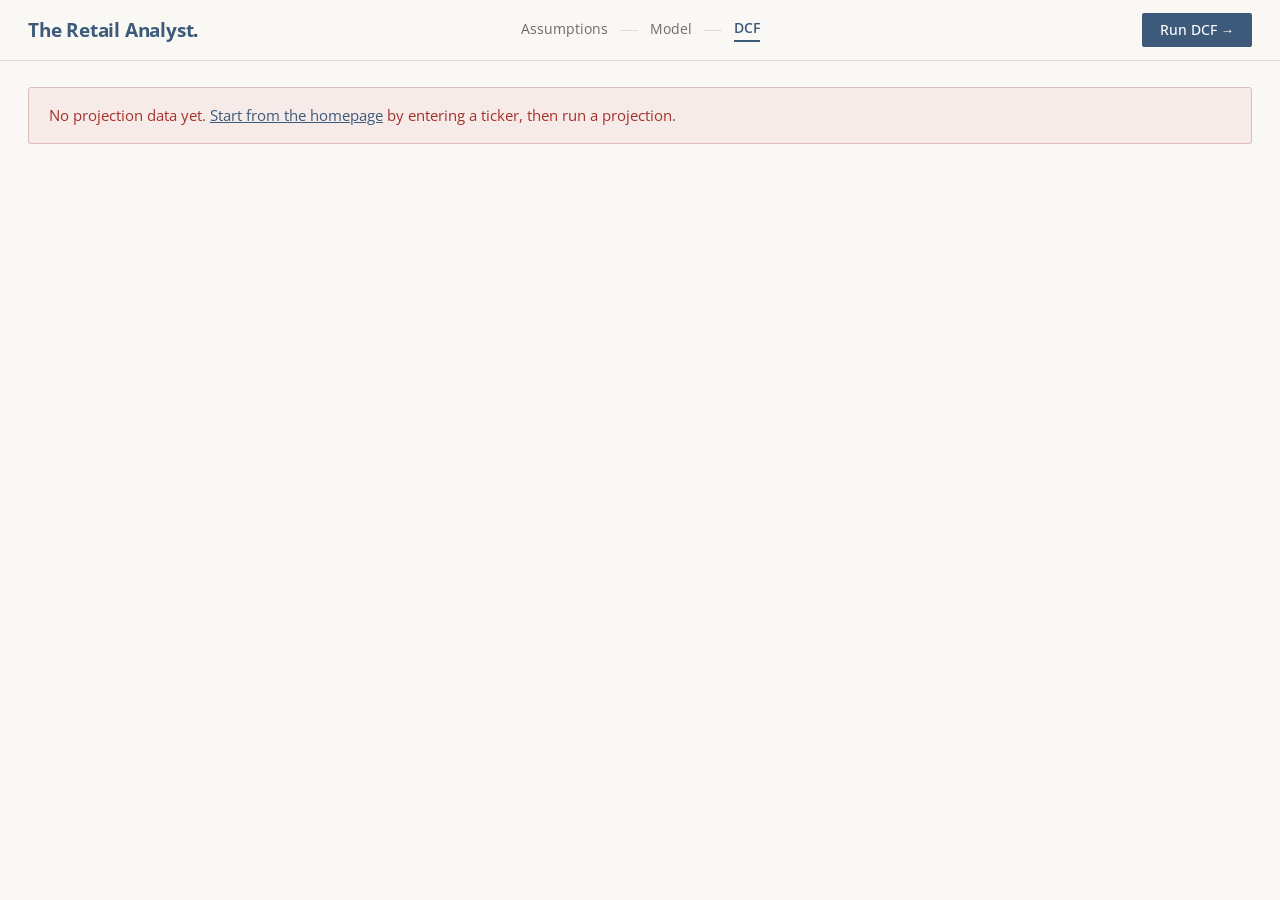
<file: frontend/dcf.html>
<!DOCTYPE html>
<html lang="en">
<head>
    <meta charset="UTF-8">
    <meta name="viewport" content="width=device-width, initial-scale=1.0">
    <title>The Retail Analyst — DCF</title>
    <link rel="preconnect" href="https://fonts.googleapis.com">
    <link rel="preconnect" href="https://fonts.gstatic.com" crossorigin>
    <link href="https://fonts.googleapis.com/css2?family=Open+Sans:ital,wght@0,300..800;1,300..800&display=swap" rel="stylesheet">
    <link rel="stylesheet" href="theme.css?v=27">
    <style>
        /* main.shell needed to out-rank .shell's padding shorthand in theme.css */
        main.shell { padding-bottom: 140px; }

        /* ── Loading state (matches app.html) ── */
        .load-state { text-align: center; padding: 130px 28px 0; }
        .load-ticker {
            font-size: 38px; font-weight: 600; letter-spacing: 0.08em;
            color: var(--ink); margin-bottom: 8px;
        }
        .load-msg { font-size: 15px; color: var(--muted); margin-bottom: 26px; }
        .load-bar {
            width: 220px; height: 2px; margin: 0 auto;
            background: var(--line); overflow: hidden; border-radius: 1px;
        }
        .load-bar span {
            display: block; width: 40%; height: 100%; background: var(--blue-ink);
            animation: sweep 1.1s ease-in-out infinite alternate;
        }
        @keyframes sweep {
            from { transform: translateX(-60%); }
            to   { transform: translateX(210%); }
        }

        /* ── Company masthead ── */
        .masthead {
            display: flex; align-items: baseline; justify-content: space-between;
            flex-wrap: wrap; gap: 8px 20px;
            padding: 30px 0 18px; margin-bottom: 22px;
            border-bottom: 1px solid var(--line);
        }
        .masthead .name {
            font-family: var(--font); font-size: 25px; font-weight: 700;
            letter-spacing: -0.4px;
        }
        .masthead .price { font-size: 14px; color: var(--muted); }
        .masthead .price b { color: var(--ink); font-weight: 600; }

        .card-title {
            font-family: var(--font);
            font-size: 19px; font-weight: 700; color: var(--ink);
            margin: 0 0 18px 0; padding-bottom: 12px; letter-spacing: -0.2px;
            border-bottom: 1px solid var(--line);
        }

        /* This page is four dense schedules stacked on one screen, and at 18px apart
           they read as one continuous wall. The gap is what separates them, so it is
           set here rather than left at the shared .card default. */
        #dcf-results > .card { margin-bottom: 34px; }
        #dcf-results > .card:last-child { margin-bottom: 0; }

        /* One full-width column, the same measure as the model page. Reading down:
           the parameters across the top, then the six headline numbers, then every
           schedule in turn. Nothing is boxed into a narrow column, which is what
           was squeezing the wide tables. */
        .dcf-layout { display: block; }

        /* --- WACC inputs ---
           Every value here is two or three digits, so a full-width box across a
           third of a 1280px page was almost entirely empty. The input is sized to
           its content instead, and the stepper is drawn rather than native: the
           browser's own spin buttons are a few pixels tall and cannot be resized
           reliably, which is what made them so hard to hit. */
        /* All seven on one row across the full measure — 158px a column against a
           126px control, so nothing is squeezed. */
        .wacc-grid {
            display: grid; grid-template-columns: repeat(7, minmax(0, 1fr));
            gap: 18px;
        }
        .wacc-field label {
            display: block; font-size: 12px; color: var(--muted);
            margin-bottom: 5px; min-height: 2.6em;   /* keeps the inputs on one line */
        }

        .num {
            display: inline-flex; align-items: stretch;
            border: 1px solid var(--line); border-radius: 3px;
            background: #fff; overflow: hidden;
        }
        .num:focus-within { border-color: var(--blue-ink); }
        .wacc-field input[type=number] {
            width: 96px; border: none; background: transparent;
            padding: 9px 10px; font-size: 14px; text-align: right; color: var(--ink);
            font-family: var(--font); font-variant-numeric: tabular-nums;
            -moz-appearance: textfield;
        }
        .wacc-field input[type=number]:focus { outline: none; }
        /* The native arrows are replaced, not merely restyled. */
        .wacc-field input[type=number]::-webkit-outer-spin-button,
        .wacc-field input[type=number]::-webkit-inner-spin-button {
            -webkit-appearance: none; margin: 0;
        }
        .num .spin {
            display: flex; flex-direction: column; flex: none;
            border-left: 1px solid var(--line);
        }
        .num .spin button {
            appearance: none; border: none; cursor: pointer; padding: 0;
            width: 28px; flex: 1;
            display: flex; align-items: center; justify-content: center;
            background: var(--paper-2); color: var(--blue-ink);
            transition: background 0.12s;
        }
        .num .spin button:hover  { background: var(--blue); color: var(--on-blue); }
        .num .spin button:active { background: var(--blue-ink); color: #fff; }
        .num .spin .up { border-bottom: 1px solid var(--line); }
        /* Triangles drawn with borders — crisp at any size, and they inherit
           currentColor so they invert with the button on hover. */
        .num .spin button::before {
            content: ''; width: 0; height: 0;
            border-left: 5px solid transparent; border-right: 5px solid transparent;
        }
        .num .spin .up::before   { border-bottom: 6px solid currentColor; }
        .num .spin .down::before { border-top: 6px solid currentColor; }


        /* --- Case switcher — same control as the model page --- */
        .masthead .meta { display: flex; align-items: center; gap: 18px; }
        .case-tabs {
            display: inline-flex; border: 1px solid var(--line); border-radius: 3px;
            overflow: hidden; background: var(--paper-2);
        }
        .case-tab {
            appearance: none; border: none; cursor: pointer;
            padding: 6px 15px; font-size: 12.5px; font-weight: 500;
            background: transparent; color: var(--muted);
            font-family: var(--font); letter-spacing: 0.02em;
        }
        .case-tab + .case-tab { border-left: 1px solid var(--line); }
        .case-tab:hover { color: var(--ink); }
        .case-tab.is-on { background: var(--blue); color: var(--on-blue); font-weight: 600; }
        .case-tab:focus-visible { outline: 2px solid var(--blue-ink); outline-offset: -2px; }
        /* Shown in the tabs' place when the saved projection predates cases. */
        .case-hint {
            font-size: 12.5px; color: var(--blue-ink); text-decoration: none;
            border-bottom: 1px solid var(--line); padding-bottom: 1px; white-space: nowrap;
        }
        .case-hint:hover { border-bottom-color: var(--blue-ink); }

        /* --- The verdict ---
           The one number the whole page exists to produce, stated before any of the
           working. The accent bar is the verdict colour, so the answer is legible
           from across the room before a single figure is read. */
        .verdict {
            display: grid; grid-template-columns: minmax(0, 1fr) auto;
            gap: 24px 40px; align-items: center;
            background: var(--card); border: 1px solid var(--line);
            border-left: 5px solid var(--faint);
            border-radius: 3px; padding: 26px 30px; margin-bottom: 34px;
        }
        .verdict.is-under { border-left-color: var(--green); }
        .verdict.is-over  { border-left-color: var(--red); }

        .verdict-eyebrow {
            font-size: 10.5px; font-weight: 700; color: var(--faint);
            text-transform: uppercase; letter-spacing: 0.1em; margin-bottom: 8px;
        }
        /* Which case is being valued carries more weight than the label beside it —
           the same figure means three different things across best, base and worst. */
        .verdict-case { font-weight: 800; color: var(--blue-ink); font-size: 12px; }
        .verdict-word {
            font-size: 34px; font-weight: 800; letter-spacing: -0.6px;
            line-height: 1.1; color: var(--ink);
        }
        /* Word and figure carry the same colour — they are one statement. This used
           to come off the stat cards' .value rules; with those gone it belongs here. */
        .verdict.is-under .verdict-word,
        .verdict.is-under .verdict-pct  { color: var(--green); }
        .verdict.is-over  .verdict-word,
        .verdict.is-over  .verdict-pct  { color: var(--red); }
        .verdict-pct {
            font-size: 34px; font-weight: 800; letter-spacing: -0.6px;
            font-variant-numeric: tabular-nums; margin-left: 14px;
        }
        .verdict-headline { display: flex; align-items: baseline; flex-wrap: wrap; }
        .verdict-note { margin-top: 10px; font-size: 13.5px; color: var(--muted); }

        /* Market against model, side by side — the comparison the verdict is drawn
           from, shown rather than left to be worked out. */
        .verdict-figures {
            display: flex; gap: 34px; flex-wrap: wrap;
            padding-left: 34px; border-left: 1px solid var(--line);
        }
        .verdict-fig .k {
            display: block; font-size: 10.5px; color: var(--faint);
            text-transform: uppercase; letter-spacing: 0.08em; white-space: nowrap;
        }
        .verdict-fig .v {
            display: block; margin-top: 5px;
            font-size: 21px; font-weight: 700; color: var(--ink);
            font-variant-numeric: tabular-nums;
        }

        @media (max-width: 860px) {
            .verdict { grid-template-columns: 1fr; }
            .verdict-figures { padding-left: 0; border-left: none; }
        }


        /* --- shared table base --- */
        /* No scrollbars anywhere on this page — every table is laid out to fit its
           column instead. `auto` here is what produced the bars along the bottom of
           the sensitivity matrices. */
        .table-wrap { overflow-x: visible; }
        table {
            width: 100%; border-collapse: collapse;
            background: var(--card); font-size: 13px;
        }
        /* Header and figures share one centred axis — see model.html. The shadow
           closes the sub-pixel seams between adjacent header cells. */
        th {
            background: var(--blue); color: var(--on-blue);
            padding: 8px 12px;
            text-align: center; font-weight: 700;
            font-family: var(--font);
            font-variant-numeric: tabular-nums;
            box-shadow: 1px 0 0 0 var(--blue), -1px 0 0 0 var(--blue);
        }
        th:first-child {
            text-align: left;
            font-family: var(--font);
        }
        td {
            padding: 6px 12px; text-align: center;
            font-family: var(--font);
            font-variant-numeric: tabular-nums;
        }
        td:first-child {
            text-align: left; color: var(--ink);
            font-family: var(--font);
        }
        /* No rules between year columns — matches the model page. */
        tr + tr td { border-top: 1px solid #f7f4ee; }
        tr.subtotal td { font-weight: 600; border-top: 1px solid #d8d2c4 !important; }
        tr.tv-row td   { background: var(--blue-tint); }
        tr.total-row td { font-weight: 700; background: var(--paper-2); color: var(--blue-ink); }

        /* --- WACC schedule 3-panel --- */
        .schedule-three-col {
            display: grid; grid-template-columns: repeat(3, 1fr); gap: 24px; margin-bottom: 18px;
        }
        .schedule-panel-title {
            font-size: 11px; font-weight: 700; color: var(--blue-ink);
            text-transform: uppercase; letter-spacing: 0.06em;
            padding-bottom: 6px; border-bottom: 2px solid var(--blue-ink); margin-bottom: 10px;
        }
        .panel-table { width: 100%; border-collapse: collapse; font-size: 13px; background: transparent; }
        .panel-table td { padding: 5px 0; border: none !important; color: var(--muted); }
        .panel-table td:first-child { color: var(--muted); }
        .panel-table td:last-child { text-align: right; font-weight: 600; color: var(--blue-ink); }
        .panel-table tr:last-child td {
            font-size: 14px; font-weight: 700; color: var(--blue-ink);
            border-top: 1px solid var(--line) !important; padding-top: 8px;
        }
        .sched-divider { border: none; border-top: 1px solid var(--line); margin: 16px 0; }

        /* Carson's DCF!94:105 — the capital structure block and the WACC that comes
           out of it, side by side rather than one full-width table. Both wear the
           same panel dress as the three blocks above, so the schedule reads as one
           set of boxes instead of panels-then-a-grid. The left block is wider only
           because it carries two figure columns to the right block's one. */
        .wacc-two-col {
            display: grid; grid-template-columns: minmax(0, 1.25fr) minmax(0, 1fr);
            gap: 32px; align-items: start;
        }
        /* Column captions for the block that has two figure columns; the panels
           above need none, so this is scoped to the three-column variant. */
        .panel-table.three-col td:nth-child(2) {
            text-align: right; font-weight: 600; color: var(--blue-ink);
        }
        .panel-table tr.panel-head td,
        .panel-table tr.panel-head td:last-child {
            font-size: 10px; font-weight: 600; color: var(--faint);
            text-transform: uppercase; letter-spacing: 0.06em;
            padding: 0 0 2px;
        }

        /* --- DCF schedule ---
           Laid out to Carson's sheet (DCF!43:72): the assumptions beside the forecast
           grid, then Enterprise Value against the price check, then the equity bridge
           against the per-share build. Same blocks, same order, same labels. */
        .dcf-summary-row {
            display: grid; grid-template-columns: 1fr 1fr; gap: 24px; margin-top: 20px;
        }
        .sch-top {
            display: grid; grid-template-columns: 260px minmax(0, 1fr);
            gap: 28px; align-items: start; margin-bottom: 26px;
        }
        /* The forecast years and the row being discounted, full width above the rest.
           Each year shares a centre axis with the figure beneath it, and the row
           label sits close to the box rather than out at the page edge. */
        .sch table.fc-grid { margin-bottom: 30px; }
        .sch table.fc-grid td { text-align: center; }
        .sch table.fc-grid td.lbl { text-align: right; padding-right: 12px; }
        /* Every block on this schedule shares one plain look: no fills, no internal
           rules, a single line under the heading and above the total. */
        .sch table { width: 100%; border-collapse: collapse; font-size: 12px; }
        .sch th, .sch td {
            border: none !important; box-shadow: none;
            background: transparent !important; color: var(--ink);
            padding: 4px 8px; text-align: right; font-weight: 400;
            white-space: nowrap; font-variant-numeric: tabular-nums;
        }
        .sch td:first-child, .sch th:first-child { text-align: left; padding-left: 0; }
        .sch td:last-child, .sch th:last-child   { padding-right: 0; }
        /* Heading sits top-left over the grid, unruled — the years below it carry no
           lines of their own; the UFCF box is the only frame in this block. */
        .sch tr.total td { border-top: 1px solid var(--ink) !important; font-weight: 700; }
        /* Carson's DCF!43:72 idiom, web-side: one box per block, never per figure —
           no Excel cell grid inside. The year row carries no box at all.
           The base cell rule carries !important, so these must too. */
        .sch table.boxed tbody { border: 1px solid var(--line); }
        .sch table.boxed td:first-child { padding-left: 8px; }
        .sch table.boxed td:last-child  { padding-right: 8px; }
        .sch table.boxed caption { border-bottom: none; margin-bottom: 4px; padding-right: 8px; }
        /* A column label rides on the heading line rather than taking a row of its
           own — otherwise this block's box sits lower than its neighbour's. */
        .sch caption > span { float: right; }
        /* The row everything downstream discounts — its own box, label outside it. */
        .sch tr.ufcf-row td.lbl { font-weight: 700; }
        .sch tr.ufcf-row td.v {
            background: var(--blue) !important; color: var(--on-blue); font-weight: 700;
            padding-right: 8px !important;
            border-top: 1px solid var(--blue-ink) !important;
            border-bottom: 1px solid var(--blue-ink) !important;
        }
        .sch tr.ufcf-row td.v:nth-child(2) { border-left: 1px solid var(--blue-ink) !important; }
        .sch tr.ufcf-row td.v:last-child   { border-right: 1px solid var(--blue-ink) !important; }
        .sch tr.ufcf-row td.term { border-left-color: var(--blue-ink) !important; }
        .sch .muted   { color: var(--muted); }
        /* The column of forecast years, and the terminal column set apart from them. */
        .sch .term { border-left: 1px solid var(--line) !important; }
        .sch caption {
            caption-side: top; text-align: left;
            font-size: 11px; font-weight: 700; color: var(--ink);
            text-transform: uppercase; letter-spacing: 0.07em;
            padding-bottom: 5px; margin-bottom: 6px;
            border-bottom: 1px solid var(--ink);
        }
        .sch-units { font-size: 11px; color: var(--faint); margin: 0 0 14px; }
        @media (max-width: 900px) {
            .sch-top { grid-template-columns: 1fr; }
        }

        /* --- Sensitivity tables ---
           One per row, not two across. Each is a 5x5 matrix of whole figures in
           Carson's style — enterprise and equity values run to twelve digits — and
           at half the width of an already-narrowed column they could not fit, so
           every one of them grew a horizontal scrollbar. Full width gives each
           column about 145px against a widest cell of roughly 100px, so all 25
           cells are in view at once and nothing scrolls sideways. */
        .sens-grid { display: grid; grid-template-columns: 1fr; gap: 26px; }
        .sens-title {
            font-size: 12px; font-weight: 700; color: var(--ink);
            margin: 0 0 8px 0; text-transform: uppercase; letter-spacing: 0.05em;
        }
        /* Fixed layout so the six columns divide the width evenly instead of the
           widest figure dictating the table's size — that is what pushed these past
           their container. Centred to match the statement tables. */
        .sens-table {
            width: 100%; border-collapse: collapse; font-size: 11.5px;
            table-layout: fixed;
        }
        /* No internal grid, and the frame encloses the 25 FIGURES only. Both axes —
           the growth rates along the top and the WACCs down the left — sit outside
           it, so neither is boxed. */
        .sens-table { border: none; }
        .sens-table th,
        .sens-table td { border: none !important; }

        .sens-table th {
            background: transparent; color: var(--ink); padding: 6px 7px;
            text-align: center; font-weight: 400;
            /* The generic th paints 1px of blue either side to close the sub-pixel
               seams in the schedule tables' solid header band. There is no band here,
               so that shadow was drawing blue strokes between the growth rates. */
            box-shadow: none;
        }
        .sens-table thead th:not(:first-child) { border-bottom: 1px solid var(--ink) !important; }
        .sens-table tbody td:nth-child(2)      { border-left:   1px solid var(--ink) !important; }
        .sens-table tbody td:last-child        { border-right:  1px solid var(--ink) !important; }
        .sens-table tbody tr:last-child td:not(:first-child) {
            border-bottom: 1px solid var(--ink) !important;
        }
        .sens-table td {
            padding: 5px 7px; text-align: center;
            white-space: nowrap; color: var(--ink); font-weight: 400;
        }
        .sens-table td.row-label {
            background: transparent; color: var(--ink);
            font-weight: 400; text-align: center;
        }
        .sens-table th:first-child { text-align: center; font-weight: 700; }

        /* Steel blue marks the live case: the figure the parameters produced, and its
           label on each axis. Three cells, not a row and a column — filling the whole
           row and column drew a cross, which reads as four highlighted arms rather
           than one number. */
        /* The fill goes on the figure alone. The two axis labels that locate it are
           bold and nothing more — filling those as well made three highlights where
           only one of them is the answer. */
        .sens-table th.base-col           { font-weight: 700; }  /* the growth rate */
        .sens-table td.row-label.base-row { font-weight: 700; }  /* the WACC */
        .sens-table .highlight {
            background: var(--blue); color: var(--on-blue); font-weight: 800;
        }

        /* Direction, on the premium grid alone. */
        .sens-table .up   { color: var(--green); }
        .sens-table .down { color: var(--red); }
        /* On the steel fill the standard green and red land at 3.9:1. Darkened for
           the one cell that sits on it, so the highlighted figure reads as clearly
           as the rest of its column. */
        .sens-table .highlight .up   { color: #0d4a2c; }
        .sens-table .highlight .down { color: #75201a; }

        .loading { color: var(--muted); padding: 10px 0; }
        #dcf-results, #dcf-sens, #verdict { display: none; }
        .neg { color: var(--red); }
        .pos { color: var(--green); }
        #no-data { margin-top: 26px; }

        /* Seven controls need ~990px before the boxes start colliding, so the row
           breaks to four and then two rather than crushing. */
        @media (max-width: 1080px) {
            .wacc-grid { grid-template-columns: repeat(4, minmax(0, 1fr)); }
        }
        @media (max-width: 860px) {
            .schedule-three-col { grid-template-columns: 1fr 1fr; }
            .sens-grid, .dcf-summary-row,
            .wacc-two-col { grid-template-columns: 1fr; }
            .wacc-grid { grid-template-columns: repeat(2, minmax(0, 1fr)); }
        }
    </style>
</head>
<body>

<header class="site-head">
    <div class="shell wide centered">
        <a class="brand" href="index.html">The Retail Analyst<span class="dot">.</span></a>
        <nav class="rail" aria-label="Workflow">
            <a class="rail-step" href="app.html">Assumptions</a>
            <span class="rail-sep"></span>
            <a class="rail-step" href="model.html">Model</a>
            <span class="rail-sep"></span>
            <span class="rail-step here">DCF</span>
        </nav>
        <div class="head-right">
            <!-- Same slot the assumptions page puts "Run projection" in, so the
                 action sits in the same place at every step of the workflow. -->
            <button class="btn small" id="run-dcf-btn" hidden>Run DCF →</button>
        </div>
    </div>
</header>

<main class="shell wide">

<div id="loading" class="load-state" hidden>
    <div class="load-ticker mono" id="load-ticker"></div>
    <div class="load-msg">Running the DCF…</div>
    <div class="load-bar"><span></span></div>
</div>

<div id="no-data" style="display:none" class="error-box">
    No projection data yet. <a href="index.html">Start from the homepage</a> by entering a ticker,
    then run a projection.
</div>

<div id="main-content" style="display:none">
    <div class="masthead" id="company-header"></div>

    <!-- The answer, before any of the working. Everything below this builds to it. -->
    <section id="verdict" class="verdict"></section>

    <!-- Outputs left, parameters right. Results come FIRST in the source so the
         page reads outputs-then-controls for a screen reader and on narrow
         viewports, where the two columns collapse into one. -->
    <div class="dcf-layout">
        <aside class="dcf-params">
            <div class="card">
                <p class="card-title">DCF parameters</p>
            <div class="wacc-grid">
                <div class="wacc-field">
                    <label>Risk-Free Rate (10Y Treasury)</label>
                    <div class="num">
                        <input type="number" id="in-rf" step="0.01" placeholder="e.g. 4.38">
                        <div class="spin">
                            <button type="button" class="up"   tabindex="-1" aria-label="Increase"></button>
                            <button type="button" class="down" tabindex="-1" aria-label="Decrease"></button>
                        </div>
                    </div>
                </div>
                <div class="wacc-field">
                    <label>Beta (Levered)</label>
                    <div class="num">
                        <input type="number" id="in-beta" step="0.01" placeholder="e.g. 1.20">
                        <div class="spin">
                            <button type="button" class="up"   tabindex="-1" aria-label="Increase"></button>
                            <button type="button" class="down" tabindex="-1" aria-label="Decrease"></button>
                        </div>
                    </div>
                </div>
                <div class="wacc-field">
                    <label>Market Risk Premium</label>
                    <div class="num">
                        <input type="number" id="in-mrp" step="0.01" placeholder="e.g. 4.75">
                        <div class="spin">
                            <button type="button" class="up"   tabindex="-1" aria-label="Increase"></button>
                            <button type="button" class="down" tabindex="-1" aria-label="Decrease"></button>
                        </div>
                    </div>
                </div>
                <div class="wacc-field">
                    <label>Pre-Tax Cost of Debt</label>
                    <div class="num">
                        <input type="number" id="in-cod" step="0.01" placeholder="e.g. 4.00">
                        <div class="spin">
                            <button type="button" class="up"   tabindex="-1" aria-label="Increase"></button>
                            <button type="button" class="down" tabindex="-1" aria-label="Decrease"></button>
                        </div>
                    </div>
                </div>
                <div class="wacc-field">
                    <label>Effective Tax Rate</label>
                    <div class="num">
                        <input type="number" id="in-tax" step="0.01" placeholder="e.g. 21.00">
                        <div class="spin">
                            <button type="button" class="up"   tabindex="-1" aria-label="Increase"></button>
                            <button type="button" class="down" tabindex="-1" aria-label="Decrease"></button>
                        </div>
                    </div>
                </div>
                <div class="wacc-field">
                    <label>Terminal Growth Rate</label>
                    <div class="num">
                        <input type="number" id="in-tgr" step="0.1" value="2.5">
                        <div class="spin">
                            <button type="button" class="up"   tabindex="-1" aria-label="Increase"></button>
                            <button type="button" class="down" tabindex="-1" aria-label="Decrease"></button>
                        </div>
                    </div>
                </div>
                <div class="wacc-field">
                    <!-- The "leave blank" hint lives in the placeholder, so the label
                         stays short enough to sit in a one-of-seven column. -->
                    <label>WACC Override</label>
                    <div class="num">
                        <input type="number" id="in-wacc" step="0.01" placeholder="blank = auto">
                        <div class="spin">
                            <button type="button" class="up"   tabindex="-1" aria-label="Increase"></button>
                            <button type="button" class="down" tabindex="-1" aria-label="Decrease"></button>
                        </div>
                    </div>
                </div>
            </div>
            </div>
        </aside>

        <!-- Directly under the parameters: the grid of what-ifs those inputs drive -->
        <div id="dcf-sens">
                <div class="card">
                    <p class="card-title">Sensitivity analysis</p>
                    <div class="sens-grid">
                        <div>
                            <p class="sens-title">Enterprise Value</p>
                            <div class="table-wrap" id="sens-ev"></div>
                        </div>
                        <div>
                            <p class="sens-title">Equity Value Per Share</p>
                            <div class="table-wrap" id="sens-ps"></div>
                        </div>
                        <div>
                            <p class="sens-title">Equity Value</p>
                            <div class="table-wrap" id="sens-eq"></div>
                        </div>
                        <div>
                            <p class="sens-title">Premium (Discount) To Stock Price</p>
                            <div class="table-wrap" id="sens-pr"></div>
                        </div>
                    </div>
                </div>
        </div>

        <div id="dcf-results">
            <!-- Schedule 1: Discounted Cash Flows — the valuation itself, so it
                 follows the sensitivity grid directly. The two schedules below it
                 explain the rate that discounted it. -->
            <div class="card">
                <p class="card-title">Discounted cash flows schedule</p>
                <div id="dcf-schedule"></div>
            </div>

            <!-- Schedule 2: WACC Schedule -->
            <div class="card">
                <p class="card-title">WACC schedule</p>
                <div id="wacc-schedule"></div>
            </div>
        </div>
    </div>
</div>

</main>

<script src="config.js"></script>
<script>
    let inputData = null;
    let lastResult = null;

    function pct(v, decimals = 2) {
        return v != null ? (v * 100).toFixed(decimals) + '%' : '—';
    }
    // Negatives are parentheses and nothing else, as on the model page. The red is
    // kept only where colour carries direction rather than repeating the brackets —
    // the premium row and the verdict.
    function fmtB(v) {
        if (v == null) return '—';
        const b = v / 1e9;
        const s = '$' + Math.abs(b).toFixed(2) + 'B';
        return v < 0 ? `(${s})` : s;
    }
    function fmtM(v) {
        if (v == null) return '—';
        const m = v / 1e6;
        const s = '$' + Math.abs(m).toFixed(0) + 'M';
        return v < 0 ? `(${s})` : s;
    }
    function fmtPs(v) {
        if (v == null) return '—';
        return v < 0 ? `($${Math.abs(v).toFixed(2)})` : '$' + v.toFixed(2);
    }

    // Sensitivity formatters — Carson's whole-figure style, with negatives in
    // parentheses like every other table on the site. These three were the last
    // place a leading minus sign was still being used.
    function fmtEvCell(v) {
        if (v == null) return '—';
        const s = Math.round(Math.abs(v)).toLocaleString();
        return v < 0 ? `(${s})` : s;
    }
    function fmtPsCell(v) { return fmtEvCell(v); }

    // Premium/discount cells carry direction, so they take the model page's colours:
    // green above the market price, red below. Coloured off the ROUNDED figure, so a
    // cell reading 0.00% is never green. Nothing else in these grids is coloured.
    function fmtPrCell(v) {
        if (v == null) return '—';
        const whole = Number((v * 100).toFixed(2));
        const cls   = whole > 0 ? 'up' : whole < 0 ? 'down' : '';
        // Magnitude only — green or red carries the direction, so a sign or a set of
        // brackets would be saying it a second time.
        return `<span class="${cls}">${Math.abs(whole).toFixed(2)}%</span>`;
    }

    // ─── Schedule 1: WACC Schedule ───────────────────────────────────────────
    function buildWaccSchedule(r) {
        const wi = r.wacc_inputs;
        const totalCap = (wi.total_debt || 0) + (wi.market_cap || 0);
        return `
        <div class="schedule-three-col">
            <div>
                <div class="schedule-panel-title">Risk Premium for Equity</div>
                <table class="panel-table">
                    <tr><td>Market Risk Premium</td><td>${pct(wi.market_risk_premium)}</td></tr>
                    <tr><td>Levered Beta</td><td>${wi.beta != null ? wi.beta.toFixed(3) : '—'}</td></tr>
                    <tr><td>Equity Risk Premium</td><td>${pct(wi.equity_risk_premium)}</td></tr>
                </table>
            </div>
            <div>
                <div class="schedule-panel-title">Cost of Debt</div>
                <table class="panel-table">
                    <tr><td>Pre-Tax Cost of Debt</td><td>${pct(wi.pre_tax_cost_debt)}</td></tr>
                    <tr><td>Tax Rate</td><td>${pct(wi.tax_rate)}</td></tr>
                    <tr><td>After-Tax Cost of Debt</td><td>${pct(wi.after_tax_cost_debt)}</td></tr>
                </table>
            </div>
            <div>
                <div class="schedule-panel-title">Cost of Equity (CAPM)</div>
                <table class="panel-table">
                    <tr><td>Risk-Free Rate</td><td>${pct(wi.risk_free_rate)}</td></tr>
                    <tr><td>Equity Risk Premium</td><td>${pct(wi.equity_risk_premium)}</td></tr>
                    <tr><td>Cost of Equity</td><td>${pct(wi.cost_of_equity)}</td></tr>
                </table>
            </div>
        </div>
        <hr class="sched-divider">
        <div class="wacc-two-col">
            <div>
                <div class="schedule-panel-title">Capital Structure</div>
                <table class="panel-table three-col">
                    <tr class="panel-head"><td></td><td>Amount</td><td>Weight</td></tr>
                    <tr><td>Total Debt</td><td>${fmtB(wi.total_debt)}</td><td>${pct(wi.weight_debt)}</td></tr>
                    <tr><td>Market Capitalization</td><td>${fmtB(wi.market_cap)}</td><td>${pct(wi.weight_equity)}</td></tr>
                    <tr><td>Total Capital</td><td>${fmtB(totalCap)}</td><td>100.00%</td></tr>
                </table>
            </div>
            <div>
                <div class="schedule-panel-title">Current WACC</div>
                <table class="panel-table">
                    <tr><td>Cost of Equity</td><td>${pct(wi.cost_of_equity)}</td></tr>
                    <tr><td>After-Tax Cost of Debt</td><td>${pct(wi.after_tax_cost_debt)}</td></tr>
                    <tr><td>Weight of Equity</td><td>${pct(wi.weight_equity)}</td></tr>
                    <tr><td>Weight of Debt</td><td>${pct(wi.weight_debt)}</td></tr>
                    <tr><td>WACC</td><td>${pct(wi.wacc)}</td></tr>
                </table>
            </div>
        </div>`;
    }

    // ─── Schedule 2: Discounted Cash Flows Schedule ──────────────────────────
    // Carson's schedule format: whole figures, comma separated, negatives in brackets
    // — DCF!E63's _(#,##0_);(#,##0). His sheet is in thousands, ours in millions, and
    // the block says which.
    function fmtSch(v) {
        if (v == null) return '–';
        const m = Math.round(v / 1e6);
        const s = Math.abs(m).toLocaleString();
        return m < 0 ? `(${s})` : s;
    }

    // Built to Carson's DCF!43:72. Reading down: the assumptions beside the forecast
    // grid and the cash-flow profiles, then Enterprise Value with each part's weight
    // against the price check, then the equity bridge against the per-share build.
    function buildDcfSchedule(data, r) {
        const years = data.proj_years;
        const ufcf  = data.ufcf;
        const wacc  = r.wacc_inputs.wacc;
        const g     = r.terminal_growth_rate;
        const n     = years.length;

        const cells = (vals, cls = '') =>
            vals.map(v => `<td class="${cls}">${v}</td>`).join('');

        // Terminal value lands in the final column only; the earlier years show a dash,
        // exactly as DCF!I57:L57 do.
        const tvRow    = years.map((_, i) => i === n - 1 ? fmtSch(r.terminal_value) : '–');
        const totalRow = years.map((_, i) =>
            fmtSch(i === n - 1 ? ufcf[i] + r.terminal_value : ufcf[i]));

        const ev        = r.enterprise_value;
        const weight    = v => (ev ? pct(v / ev) : '–');

        // Unsigned, like every other percentage on the site — the colour is the sign.
        const prPct   = r.premium_discount != null
            ? Number((r.premium_discount * 100).toFixed(1)) : null;
        const prValue = prPct == null ? '–'
            : `<span class="${prPct > 0 ? 'pos' : prPct < 0 ? 'neg' : ''}">${Math.abs(prPct).toFixed(1)}%</span>`;

        return `
        <div class="sch">
        <p class="sch-units">Figures in $ millions unless stated.</p>

        <table class="fc-grid">
            <tbody>
                <tr>
                    <td></td>${cells(years)}
                    <td class="term">Terminal value</td>
                </tr>
                <tr><td colspan="${n + 2}" style="padding:9px 0"></td></tr>
                <tr class="ufcf-row">
                    <td class="lbl">Unlevered free cash flow</td>${cells(ufcf.map(fmtSch), 'v')}
                    <td class="v term">${fmtSch(r.terminal_cf)}</td>
                </tr>
            </tbody>
        </table>

        <div class="sch-top">
            <table class="boxed">
                <caption>Assumptions</caption>
                <tbody>
                    <tr><td>WACC</td><td>${pct(wacc)}</td></tr>
                    <tr><td>Terminal Growth Rate</td><td>${pct(g)}</td></tr>
                </tbody>
            </table>

            <table class="boxed">
                <caption>Cash Flow Profiles</caption>
                <tbody>
                    <tr><td>Discrete Forecast</td>${cells(ufcf.map(fmtSch))}</tr>
                    <tr><td>Terminal Value</td>${cells(tvRow)}</tr>
                    <tr class="total"><td>Total Cash Flow</td>${cells(totalRow)}</tr>
                </tbody>
            </table>
        </div>

        <div class="dcf-summary-row">
            <table class="boxed">
                <caption>Enterprise Value<span>Weight</span></caption>
                <tbody>
                    <tr><td>PV of Discrete</td><td>${fmtSch(r.pv_discrete)}</td><td>${weight(r.pv_discrete)}</td></tr>
                    <tr><td>PV of Terminal</td><td>${fmtSch(r.pv_terminal)}</td><td>${weight(r.pv_terminal)}</td></tr>
                    <tr class="total"><td>Enterprise Value</td><td>${fmtSch(ev)}</td><td>${ev ? '100%' : '–'}</td></tr>
                </tbody>
            </table>
            <table class="boxed">
                <caption>Against the market</caption>
                <tbody>
                    <tr><td>Equity value per share</td><td>${fmtPs(r.equity_value_per_share)}</td></tr>
                    <tr><td>Current price</td><td>${fmtPs(r.stock_price)}</td></tr>
                    <tr class="total"><td>Premium</td><td>${prValue}</td></tr>
                </tbody>
            </table>
        </div>

        <div class="dcf-summary-row">
            <table class="boxed">
                <caption>Equity Value</caption>
                <tbody>
                    <tr><td>Enterprise Value</td><td>${fmtSch(ev)}</td></tr>
                    <tr><td>Net debt</td><td>${fmtSch(r.net_debt)}</td></tr>
                    <tr class="total"><td>Equity Value</td><td>${fmtSch(r.equity_value)}</td></tr>
                </tbody>
            </table>
            <table class="boxed">
                <caption>Equity Value per share</caption>
                <tbody>
                    <tr><td>Equity Value</td><td>${fmtSch(r.equity_value)}</td></tr>
                    <tr><td>Shares Outstanding</td><td>${
                        r.shares_outstanding ? Math.round(r.shares_outstanding / 1e6).toLocaleString() : '–'}</td></tr>
                    <tr class="total"><td>Equity Value per share</td><td>${fmtPs(r.equity_value_per_share)}</td></tr>
                </tbody>
            </table>
        </div>
        </div>`;
    }

    // ─── Sensitivity Table Builder ────────────────────────────────────────────
    function buildSensTable(matrix, wacc_steps, tgr_steps, fmt_fn, base_wacc, base_tgr) {
        const tgrHeaders = tgr_steps.map(g => {
            const isBaseCol = Math.abs(g - base_tgr) < 0.0001;
            return `<th class="${isBaseCol ? 'base-col' : ''}">${(g * 100).toFixed(1)}%</th>`;
        }).join('');

        // Bold is the only marker of the live case now, so the base ROW needs its own
        // class — previously only the base column and the single centre cell had one,
        // and the row could not be picked out.
        const bodyRows = matrix.map((row, ri) => {
            const w = wacc_steps[ri];
            const isBaseRow = Math.abs(w - base_wacc) < 0.0001;
            const cells = row.map((v, ci) => {
                const isBaseCol = Math.abs(tgr_steps[ci] - base_tgr) < 0.0001;
                const cls = [isBaseRow && 'base-row', isBaseCol && 'base-col',
                             isBaseRow && isBaseCol && 'highlight'].filter(Boolean).join(' ');
                return `<td class="${cls}">${fmt_fn(v)}</td>`;
            }).join('');
            const wLabel = (w * 100).toFixed(2).replace(/\.?0+$/, '') + '%';
            return `<tr><td class="row-label${isBaseRow ? ' base-row' : ''}">${wLabel}</td>${cells}</tr>`;
        }).join('');

        return `<table class="sens-table">
            <thead><tr><th>WACC / TGR</th>${tgrHeaders}</tr></thead>
            <tbody>${bodyRows}</tbody>
        </table>`;
    }

    // ─── Render all results ───────────────────────────────────────────────────
    function renderResults(r) {
        lastResult = r;
        const premium = r.premium_discount;

        // The verdict, not the direction: a positive premium means the model values the
        // company above where it trades, so it reads undervalued. Judged on the figure
        // AS DISPLAYED — two decimals, matching Carson's 0.00% on DCF!J9 — so a premium
        // of 0.001% cannot show "0.00%" under an "Undervalued" heading.
        const shown   = premium != null ? Number((premium * 100).toFixed(2)) : null;
        const verdict = shown == null ? { label: 'Valuation', cls: '' }
                      : shown > 0     ? { label: 'Undervalued',    cls: 'undervalued' }
                      : shown < 0     ? { label: 'Overvalued',     cls: 'overvalued'  }
                      :                 { label: 'Equally Valued', cls: ''            };

        // ── The headline, stated before any of the working ──
        // Carson's DCF sheet opens on exactly this block (DCF!F9:J9): Market price,
        // Enterprise Price, and "Over or under valued". His labels and his formats —
        // "Enterprise Price" is his term for the per-share value the model implies
        // (DCF!G10 -> N24, the centre of the Equity Value Per Share grid), and the
        // premium is that over the market price, DCF!N37 = N24/D12-1.
        const implied = r.equity_value_per_share;
        const gap     = implied != null ? implied - r.stock_price : null;
        const vEl     = document.getElementById('verdict');
        vEl.className = 'verdict' + (verdict.cls === 'undervalued' ? ' is-under'
                                   : verdict.cls === 'overvalued'  ? ' is-over' : '');
        vEl.innerHTML = `
            <div>
                <p class="verdict-eyebrow">Over or under valued ·
                    <span class="verdict-case">${CASE_LABELS[caseNow] || 'Base'} case</span></p>
                <div class="verdict-headline">
                    <span class="verdict-word">${verdict.label}</span>
                    ${shown != null ? `<span class="verdict-pct ${verdict.cls}">${Math.abs(shown).toFixed(2)}%</span>` : ''}
                </div>
                <p class="verdict-note">
                    ${implied == null ? 'The model produced no per-share value for this case.'
                      : `This model prices ${inputData.ticker} at <b>${fmtPs(implied)}</b> a share against
                         <b>${fmtPs(r.stock_price)}</b> in the market — a difference of
                         <b>${fmtPs(Math.abs(gap))}</b> a share.`}
                </p>
            </div>
            <div class="verdict-figures">
                <div class="verdict-fig"><span class="k">Market price</span><span class="v">${fmtPs(r.stock_price)}</span></div>
                <div class="verdict-fig"><span class="k">Enterprise Price</span><span class="v">${fmtPs(implied)}</span></div>
            </div>
        `;


        document.getElementById('wacc-schedule').innerHTML = buildWaccSchedule(r);
        document.getElementById('dcf-schedule').innerHTML  = buildDcfSchedule(inputData, r);

        const sens = r.sensitivity;
        const bw   = r.wacc_inputs.wacc;
        const bg   = r.terminal_growth_rate;
        document.getElementById('sens-ev').innerHTML = buildSensTable(
            sens.enterprise_value_table,  sens.wacc_steps, sens.tgr_steps, fmtEvCell, bw, bg);
        document.getElementById('sens-ps').innerHTML = buildSensTable(
            sens.equity_per_share_table,  sens.wacc_steps, sens.tgr_steps, fmtPsCell, bw, bg);
        document.getElementById('sens-eq').innerHTML = buildSensTable(
            sens.equity_value_table,      sens.wacc_steps, sens.tgr_steps, fmtEvCell, bw, bg);
        document.getElementById('sens-pr').innerHTML = buildSensTable(
            sens.premium_discount_table,  sens.wacc_steps, sens.tgr_steps, fmtPrCell, bw, bg);

        // Sensitivity is its own full-width block now, so it has to be revealed too.
        document.getElementById('dcf-results').style.display = 'block';
        document.getElementById('dcf-sens').style.display    = 'block';
        document.getElementById('verdict').style.display     = 'grid';
    }

    // ─── Run DCF ──────────────────────────────────────────────────────────────
    async function runDcf() {
        if (!inputData) return;

        const getRaw = id => {
            const v = parseFloat(document.getElementById(id).value);
            return isNaN(v) ? null : v;
        };

        const rf   = getRaw('in-rf');
        const beta = getRaw('in-beta');
        const mrp  = getRaw('in-mrp');
        const cod  = getRaw('in-cod');
        const tax  = getRaw('in-tax');
        const tgr  = getRaw('in-tgr');
        const wacc = getRaw('in-wacc');

        const body = {
            ticker:                       inputData.ticker,
            ufcf:                         inputData.ufcf,
            terminal_growth_rate:         tgr  != null ? tgr  / 100 : 0.025,
            risk_free_rate_override:      rf   != null ? rf   / 100 : null,
            beta_override:                beta,
            market_risk_premium_override: mrp  != null ? mrp  / 100 : null,
            pre_tax_cost_debt_override:   cod  != null ? cod  / 100 : null,
            tax_rate_override:            tax  != null ? tax  / 100 : null,
            wacc_override:                wacc != null ? wacc / 100 : null,
        };

        const btn = document.getElementById('run-dcf-btn');
        btn.disabled = true;
        btn.textContent = 'Running…';

        try {
            const resp = await fetch(`${API}/api/run-dcf`, {
                method: 'POST',
                headers: { 'Content-Type': 'application/json' },
                body: JSON.stringify(body),
            });
            const data = await resp.json();
            if (data.error) {
                alert('DCF error: ' + data.error);
                return;
            }

            // Pre-fill inputs from computed values on first run
            if (!lastResult) {
                const wi = data.wacc_inputs;
                if (wi.risk_free_rate     && !document.getElementById('in-rf').value)
                    document.getElementById('in-rf').value   = (wi.risk_free_rate * 100).toFixed(2);
                if (wi.beta               && !document.getElementById('in-beta').value)
                    document.getElementById('in-beta').value = wi.beta.toFixed(3);
                if (wi.market_risk_premium && !document.getElementById('in-mrp').value)
                    document.getElementById('in-mrp').value  = (wi.market_risk_premium * 100).toFixed(2);
                if (wi.pre_tax_cost_debt  && !document.getElementById('in-cod').value)
                    document.getElementById('in-cod').value  = (wi.pre_tax_cost_debt * 100).toFixed(2);
                if (wi.tax_rate           && !document.getElementById('in-tax').value)
                    document.getElementById('in-tax').value  = (wi.tax_rate * 100).toFixed(2);
            }

            renderResults(data);
        } catch (err) {
            alert('Error: ' + err.message);
        } finally {
            btn.disabled = false;
            btn.textContent = 'Run DCF →';
            document.getElementById('loading').hidden = true;
            document.getElementById('main-content').style.display = 'block';
            // The button lives in the site header now, so it is hidden until there
            // is something to run against rather than sitting over the load screen.
            btn.hidden = false;
        }
    }

    // ─── Cases ────────────────────────────────────────────────────────────────
    // The selected case lives in localStorage under `model_case`, which is the one
    // place all three pages read and write. Switch it here and the model page opens
    // on the same case; switch it there and this page values that one. `model_proj`
    // already holds every case's full projection, so switching costs no API call —
    // only the cash flows handed to the DCF change.
    const CASES = ['best', 'base', 'worst'];
    const CASE_LABELS = { best: 'Best', base: 'Base', worst: 'Worst' };
    let projData = null, caseNow = null;

    function loadCases() {
        try { projData = JSON.parse(localStorage.getItem('model_proj')); } catch { projData = null; }
        const saved = localStorage.getItem('model_case');
        // Fall back to whatever the hand-off recorded, then to base.
        caseNow = availableCases().includes(saved) ? saved : (inputData.case || 'base');
    }

    function availableCases() {
        return (projData && projData.cases) ? CASES.filter(c => projData.cases[c]) : [];
    }

    function switchCase(name) {
        const c = projData && projData.cases && projData.cases[name];
        if (!c || name === caseNow) return;
        caseNow = name;
        inputData.case       = name;
        inputData.ufcf       = c.ufcf;
        inputData.proj_years = c.income_statement.map(y => y.date.slice(0, 4));
        localStorage.setItem('model_case', name);
        localStorage.setItem('dcf_input', JSON.stringify(inputData));
        renderHeader();
        runDcf();
    }

    // Which case these cash flows came from. Without it the valuation is ambiguous —
    // three cases produce three different numbers on this page.
    function renderHeader() {
        const names = availableCases();
        // A projection saved before cases existed has none to switch between, so the
        // tabs correctly hide — but silently, which just looks like the feature is
        // missing. Say what to do about it instead of showing nothing.
        const tabs = names.length > 1
            ? `<div class="case-tabs" role="tablist" aria-label="Case">` +
              names.map(n => `<button type="button" class="case-tab${n === caseNow ? ' is-on' : ''}"
                        role="tab" aria-selected="${n === caseNow}"
                        data-case="${n}">${CASE_LABELS[n]}</button>`).join('') + `</div>`
            : `<a class="case-hint" href="app.html">Re-run the projection to compare cases →</a>`;
        const label = CASE_LABELS[caseNow];
        document.getElementById('company-header').innerHTML = `
            <span class="name">${inputData.company_name} (${inputData.ticker})</span>
            <div class="meta">
                <span class="price mono">
                    ${!tabs && label ? `<b>${label} case</b> &nbsp;·&nbsp; ` : ''}Current price <b>$${inputData.stock_price}</b>
                </span>
                ${tabs}
            </div>
        `;
        // Rewired every render, since the markup above replaces the buttons.
        document.querySelectorAll('.case-tab').forEach(tab =>
            tab.addEventListener('click', () => switchCase(tab.dataset.case)));
    }

    // ─── Custom steppers ──────────────────────────────────────────────────────
    // The native spin buttons are replaced by the .spin markup, so the arrows have
    // to drive the input themselves. stepUp/stepDown honour each field's own `step`.
    function wireSteppers() {
        document.querySelectorAll('.num').forEach(box => {
            const input = box.querySelector('input[type=number]');
            box.querySelectorAll('.spin button').forEach(btn => {
                btn.addEventListener('click', () => {
                    // An empty field has nothing to step from; start at the computed
                    // default the first run filled in, or zero.
                    if (input.value === '') input.value = input.placeholder.match(/[\d.]+/)?.[0] ?? '0';
                    else btn.classList.contains('up') ? input.stepUp() : input.stepDown();
                    input.dispatchEvent(new Event('change', { bubbles: true }));
                });
            });
        });
    }

    // ─── Init ─────────────────────────────────────────────────────────────────
    window.addEventListener('load', () => {
        const raw = localStorage.getItem('dcf_input');
        if (!raw) {
            document.getElementById('no-data').style.display = 'block';
            return;
        }
        try {
            inputData = JSON.parse(raw);
        } catch {
            document.getElementById('no-data').style.display = 'block';
            return;
        }

        // Full-page loading screen while the first DCF run computes;
        // main content is revealed when runDcf() finishes.
        document.getElementById('load-ticker').textContent = inputData.ticker;
        document.getElementById('loading').hidden = false;

        loadCases();
        renderHeader();
        wireSteppers();

        document.getElementById('run-dcf-btn').addEventListener('click', runDcf);
        runDcf();
    });
</script>
</body>
</html>
</file>
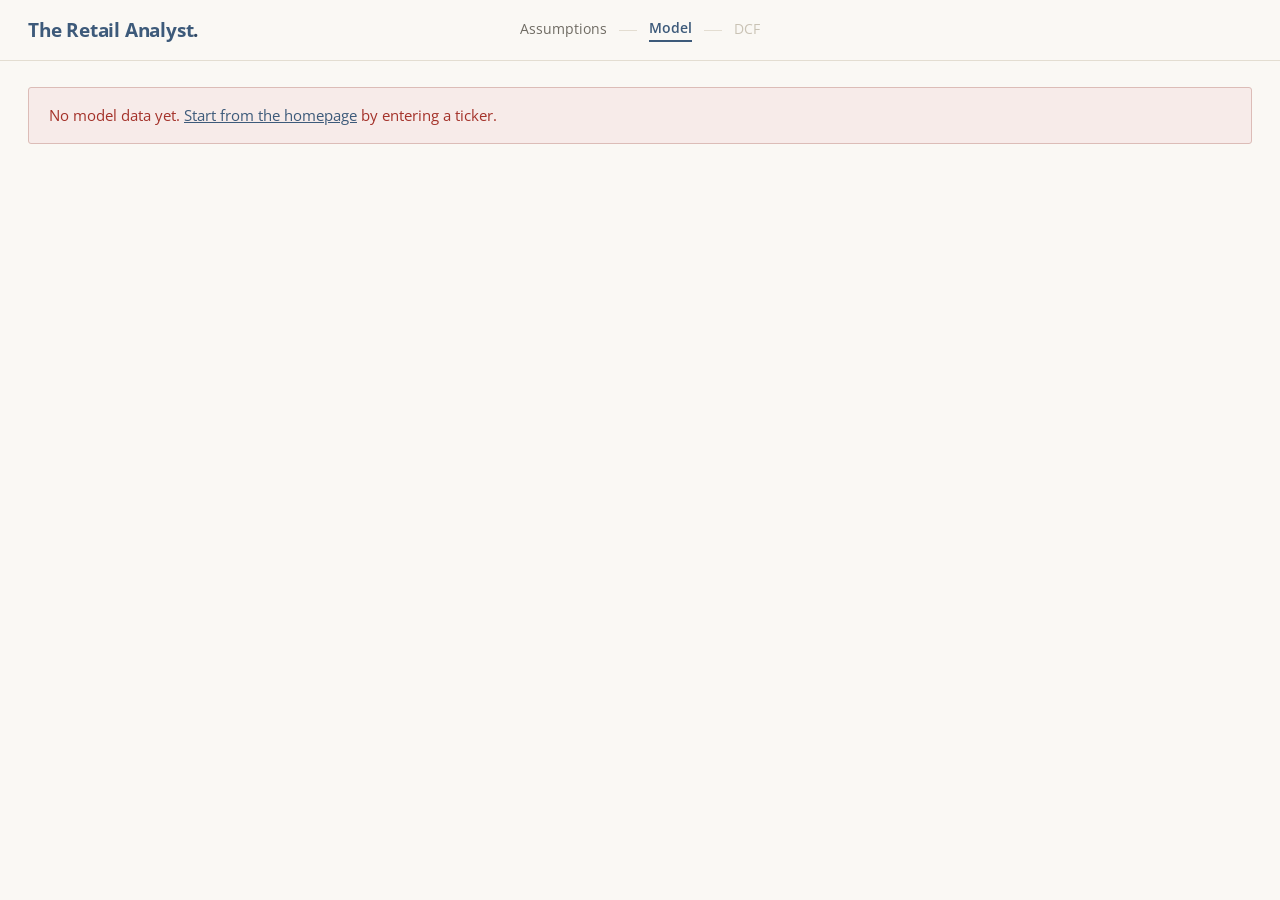
<file: frontend/model.html>
<!DOCTYPE html>
<html lang="en">
<head>
    <meta charset="UTF-8">
    <meta name="viewport" content="width=device-width, initial-scale=1.0">
    <title>The Retail Analyst — Model</title>
    <link rel="preconnect" href="https://fonts.googleapis.com">
    <link rel="preconnect" href="https://fonts.gstatic.com" crossorigin>
    <link href="https://fonts.googleapis.com/css2?family=Open+Sans:ital,wght@0,300..800;1,300..800&display=swap" rel="stylesheet">
    <link rel="stylesheet" href="theme.css?v=27">
    <style>
        /* main.shell needed to out-rank .shell's padding shorthand in theme.css */
        main.shell { padding-bottom: 140px; }

        /* ── Company masthead ── */
        .masthead {
            display: flex; align-items: baseline; justify-content: space-between;
            flex-wrap: wrap; gap: 8px 20px;
            padding: 30px 0 18px; margin-bottom: 22px;
            border-bottom: 1px solid var(--line);
        }
        .masthead .name {
            font-family: var(--font); font-size: 25px; font-weight: 700;
            letter-spacing: -0.4px;
        }
        .masthead .price { font-size: 14px; color: var(--muted); }
        .masthead .price b { color: var(--ink); font-weight: 600; }
        .masthead .meta { display: flex; align-items: center; gap: 18px; }

        /* ── Case switcher ── matches the one on the assumptions page ── */
        .case-tabs {
            display: inline-flex; border: 1px solid var(--line); border-radius: 3px;
            overflow: hidden; background: var(--paper-2);
        }
        .case-tab {
            appearance: none; border: none; cursor: pointer;
            padding: 6px 15px; font-size: 12.5px; font-weight: 500;
            background: transparent; color: var(--muted);
            font-family: var(--font); letter-spacing: 0.02em;
        }
        .case-tab + .case-tab { border-left: 1px solid var(--line); }
        .case-tab:hover { color: var(--ink); }
        .case-tab.is-on { background: var(--blue); color: var(--on-blue); font-weight: 600; }
        .case-tab:focus-visible { outline: 2px solid var(--blue-ink); outline-offset: -2px; }
        /* Shown in the tabs' place when the saved projection predates cases — hiding
           them silently just looks like the feature is missing. */
        .case-hint {
            font-size: 12.5px; color: var(--blue-ink); text-decoration: none;
            border-bottom: 1px solid var(--line); padding-bottom: 1px; white-space: nowrap;
        }
        .case-hint:hover { border-bottom-color: var(--blue-ink); }


        /* ── Tables ──
           table-layout: fixed + one shared first-column width keeps the year
           columns vertically aligned across every table on the page. */
        table {
            width: 100%; border-collapse: collapse;
            background: var(--card); font-size: 12.5px;
            border: 1px solid var(--line);
            table-layout: fixed;
        }
        thead th { position: sticky; top: 60px; z-index: 5; }
        /* Both the year and the figures under it are centred, so they line up on the
           same axis with no optical correction needed — the earlier --year-nudge
           existed only to pull a centred header back over right-aligned figures. */
        th {
            background: var(--blue); color: var(--on-blue);
            padding: 8px 10px;
            text-align: center;
            font-weight: 700; white-space: nowrap; overflow: hidden;
            font-family: var(--font);
            font-variant-numeric: tabular-nums;
            /* Closes the hairline seams between adjacent header cells. With
               table-layout: fixed the column widths land on fractional pixels, so the
               per-cell navy fill leaves sub-pixel gaps that show the page through and
               read as rules between the years. Painting 1px of navy either side makes
               neighbouring cells overlap. Done with a shadow, not a border, because
               collapsed borders and sticky headers do not survive each other. */
            box-shadow: 1px 0 0 0 var(--blue), -1px 0 0 0 var(--blue);
        }
        th:first-child {
            text-align: left; width: 250px; white-space: normal;
            font-family: var(--font);
        }
        td {
            padding: 6px 10px; text-align: center; white-space: nowrap; overflow: hidden;
            font-family: var(--font);
            font-variant-numeric: tabular-nums;
        }
        td:first-child {
            text-align: left; color: var(--ink); white-space: normal;
            font-family: var(--font);
        }

        /* No rules between year columns. The historical/projected tint already
           separates them, and the grid lines were doing the work twice. */

        /* The blank band between categories. `hidden` for the same reason as the
           percent rows — with border-collapse, `none` loses to the table's own
           frame, so these rows were showing a line at each end and reading as a
           thin empty row inside the table instead of a break in it. */
        tr.section-gap td    { padding: 8px 0; border: hidden; background: var(--paper); }
        /* Subtotals are marked by the rule above them, not by weight — the accounting
           convention, and it keeps the figures reading as one column rather than a
           column with half its rows shouting. Losing the bold means the rule has to
           carry the distinction on its own, hence the darker line. */
        tr.subtotal td       { border-top: 1px solid #b9b1a0; }
        tr.check-row td      { font-weight: 600; border-top: 2px solid var(--blue-ink); color: var(--blue-ink); }
        /* Modelling convention: a forecast figure the model never touches — held flat at
           the last actual year — is blue, the way a hard-coded input is blue in a
           spreadsheet. Anything black in a projected column is something the model
           computed: a roll-forward, a driver, or a subtotal. Historical columns are all
           actuals, so the colour would say nothing there and is not applied. */
        tr.hardcoded td.proj { color: var(--blue-input); }
        tr.section-header td {
            background: var(--paper-2); color: var(--blue-ink);
            font-weight: 700; padding: 6px 12px;
            font-size: 12px; letter-spacing: 0.04em;
            font-family: var(--font);
        }
        tr.sub-header td {
            /* Was a hardcoded slate that belonged to the old navy palette. */
            background: #f7f5ef; color: var(--blue-d);
            font-weight: 600; padding: 5px 12px; font-size: 12px;
            font-family: var(--font);
        }
        /* Carson's percent-change rows. Deliberately quiet — they annotate the
           subtotal above them, so they must not read as another line item. The
           column banding is left alone so the historical/projected split stays
           unbroken down the whole table. */
        /* These sit on the page background with no cell borders, so they float clear
           of the table rather than reading as another row in it — the same treatment
           section-gap already gets. */
        tr.pct-row td {
            padding: 3px 10px 6px; font-size: 11px; color: var(--faint);
            letter-spacing: 0.02em; font-weight: 600;
            background: var(--paper);
            /* `hidden`, not `none`. With border-collapse the table draws one shared
               border per edge, and `none` is the LOWEST priority in that contest —
               so the table's own outer frame still painted a line at each end of the
               row. `hidden` is the highest priority and suppresses the segment
               outright, which is what actually lifts the row off the table. */
            border: hidden;
        }
        /* Repeated with a longer selector purely to out-rank the historical-column
           fill further down, which is (0,3,2) and would otherwise win. */
        table:not(.sched) tr.pct-row td:not(:first-child) { background: var(--paper); }
        tr.pct-row td.up   { color: var(--green); }
        tr.pct-row td.down { color: var(--red); }

        /* ── Supporting schedules: Excel-style formatting ──
           Sub-section labels are plain bold text (no fill), driver inputs are
           boxed, and totals get the accounting top-rule + double underline. */
        .sched tr.sub-header td {
            background: transparent; color: var(--ink);
            font-weight: 700; font-size: 12.5px;
        }
        .sched tr.box-top    td:not(:first-child) { border-top: 1.5px solid var(--ink); }
        .sched tr.box-bottom td:not(:first-child) { border-bottom: 1.5px solid var(--ink); }
        .sched tr.boxed td:nth-child(2) { border-left: 1.5px solid var(--ink); }
        .sched tr.boxed td:last-child   { border-right: 1.5px solid var(--ink); }
        /* Box drawn around the historical (actual) columns only */
        .sched tr.boxed-hist td:not(:first-child):not(.proj) {
            border-top: 1.5px solid var(--ink);
            border-bottom: 1.5px solid var(--ink);
        }
        .sched tr.boxed-hist td:nth-child(2)          { border-left: 1.5px solid var(--ink); }
        .sched tr.boxed-hist td:not(.proj) + td.proj  { border-left: 1.5px solid var(--ink); }
        .sched tr.boxed-hist td:last-child:not(.proj) { border-right: 1.5px solid var(--ink); }
        /* Bold values (Depreciation Driver % row) */
        .sched tr.bold-vals td:not(:first-child) { font-weight: 700; }
        /* Single-cell average total: value in first data column, ruled + double-underlined */
        .sched tr.avg-row td:nth-child(2) {
            border-top: 1.5px solid var(--ink);
            border-bottom: 3px double var(--ink);
        }

        /* Schedule highlight bands (light gray) */
        .sched tr.tint-hist td:not(:first-child):not(.proj) { background: #ebebe8; }
        .sched tr.tint-proj td.proj                          { background: #ebebe8; }
        .sched tr.tint-all  td:not(:first-child)             { background: #ebebe8; }
        .sched tr.sched-total td { font-weight: 700; }
        .sched tr.sched-total td:not(:first-child) {
            border-top: 1.5px solid var(--ink);
            border-bottom: 3px double var(--ink);
        }

        /* One box around a GROUP of rows, not around each row in it. boxed-hist puts a
           line above and below every row it touches, which is right for a lone driver
           row but turns a stack of three into a grid of cells. These carry the sides
           on every row of the group and the top and bottom only on its first and last
           — the same idea as box-top/boxed/box-bottom, drawn over one half of the year
           axis instead of all of it. */
        .sched tr.grp-hist td:nth-child(2)          { border-left: 1.5px solid var(--ink); }
        .sched tr.grp-hist td:not(.proj) + td.proj  { border-left: 1.5px solid var(--ink); }
        .sched tr.grp-hist td:last-child:not(.proj) { border-right: 1.5px solid var(--ink); }
        .sched tr.grp-hist-top    td:not(:first-child):not(.proj) { border-top: 1.5px solid var(--ink); }
        .sched tr.grp-hist-bottom td:not(:first-child):not(.proj) { border-bottom: 1.5px solid var(--ink); }

        .sched tr.grp-proj td:not(.proj) + td.proj { border-left: 1.5px solid var(--ink); }
        .sched tr.grp-proj td:last-child.proj      { border-right: 1.5px solid var(--ink); }
        .sched tr.grp-proj-top    td.proj { border-top: 1.5px solid var(--ink); }
        .sched tr.grp-proj-bottom td.proj { border-bottom: 1.5px solid var(--ink); }

        /* The accounting rule above a total that sits INSIDE a box — a hairline, so it
           reads as a subtotal rather than as the edge of another box. */
        .sched tr.rule-hist td:not(:first-child):not(.proj) { border-top: 1px solid var(--ink); }
        .sched tr.rule-proj td.proj                          { border-top: 1px solid var(--ink); }

        /* Overrides avg-row's rule + double underline, which reads as a total; Carson
           draws this one as a box around the figure. */
        .sched tr.avg-box td:nth-child(2) { border: 1.5px solid var(--ink); }
        /* One unbroken ground across the whole schedule, with the boxes doing all the
           separating. The page-wide section-gap band paints the darker paper colour to
           split a long statement into parts; here the blocks are already boxed, so that
           band reads as stripes behind them instead. Scoped, because every other table
           on the page still wants the band.

           `border: none`, NOT the `hidden` the base rule uses. Under border-collapse the
           two are not interchangeable: `hidden` wins every conflict, so a gap row sitting
           above a boxed block deletes that block's top edge, and the one below it deletes
           the bottom — the box renders as two bare verticals. `none` loses every conflict
           instead, which is what lets the neighbouring block draw its own edge. */
        .sched.sched-plain tr.section-gap td { background: var(--card); border: none; }
        /* The dotted rule Carson uses to split a schedule's actuals from its forecast.
           Its own row, with a plain gap above it, so the only border it has to win
           against is that gap's `none` — dotted loses to solid in collapse resolution,
           so putting it against a boxed row would silently render it solid. */
        .sched.sched-plain tr.split-row td {
            border: none; border-top: 1px dotted var(--rule-soft, #b9b3a5);
            padding: 0 0 11px;
        }

        /* Historical (actual) columns carry the light tint; projected stay plain.
           Supporting schedules (.sched) get no tint at all. */
        table:not(.sched) td:not(:first-child):not(.proj) { background: var(--blue-tint); }
        table:not(.sched) tr.subtotal  td:not(:first-child):not(.proj) { background: var(--blue-tint-2); }
        table:not(.sched) tr.check-row td:not(:first-child):not(.proj) { background: var(--blue-tint-2); }

        /* ── Statement headings ──
           Three levels, so where one statement ends and the next begins is obvious
           at a glance rather than something you work out by reading the row labels:
             .statement-label  a top-level statement — full rule, generous air
             .divider          the break into the supporting schedules
             .sched-label      one schedule inside that group — indented, no rule */
        .statement-label {
            font-family: var(--font);
            font-size: 23px; font-weight: 700; color: var(--ink);
            letter-spacing: -0.3px;
            border-top: 2px solid var(--blue-ink);
            padding-top: 22px;
            margin: 78px 0 14px;
        }
        /* The first statement follows the masthead rule, so it needs neither a
           second rule nor the full gap. */
        .statement-label:first-of-type {
            border-top: none; padding-top: 0; margin-top: 8px;
        }
        .statement-label.divider {
            font-size: 15px; font-style: italic; font-weight: 400;
            color: var(--muted);
            border-top: 1px solid var(--line);
            padding-top: 26px; margin-top: 86px; margin-bottom: 0;
        }
        .sched-label {
            font-family: var(--font);
            font-size: 17px; font-weight: 700; color: var(--blue-ink);
            letter-spacing: -0.2px;
            margin: 46px 0 10px;
        }

        .error-box { margin-top: 26px; }
    </style>
</head>
<body>

<header class="site-head">
    <div class="shell wide centered">
        <a class="brand" href="index.html">The Retail Analyst<span class="dot">.</span></a>
        <nav class="rail" aria-label="Workflow">
            <a class="rail-step" href="app.html">Assumptions</a>
            <span class="rail-sep"></span>
            <span class="rail-step here">Model</span>
            <span class="rail-sep"></span>
            <a class="rail-step off" id="rail-dcf">DCF</a>
        </nav>
        <div class="head-right">
            <a class="btn small" href="dcf.html" id="dcf-link" style="display:none">Run the DCF →</a>
        </div>
    </div>
</header>

<main class="shell wide">
    <div id="content"></div>
</main>

<script>
    // ── Format helpers ──
    // Negatives are shown in parentheses and nothing else — that IS the accounting
    // convention, and colouring them red as well says the same thing twice on a page
    // where half the cash-flow lines are legitimately negative. The percent-change
    // rows keep their red, because there the colour is the only signal of direction.
    function fmt(val) {
        if (val == null) return '—';
        if (val === 0)   return '$-';
        const b   = val / 1e9;
        const str = '$' + Math.abs(b).toFixed(2) + 'B';
        return val < 0 ? `(${str})` : str;
    }
    function fmtDays(val) {
        if (val == null || val === 0) return '—';
        return String(Math.round(val));
    }
    function fmtPct(val) {
        return val != null ? (val * 100).toFixed(1) + '%' : '—';
    }
    // Interest rates get a second decimal — Carson's schedule reads 5.40% and 14.43%,
    // and at one decimal two years that differ by 12bp print as the same number.
    function fmtRate(val) {
        return val != null ? (val * 100).toFixed(2) + '%' : '—';
    }

    // NOTE: with table-layout: fixed, a colspan larger than the real column
    // count expands the grid and crushes the year columns — so gap() must
    // span exactly the number of columns on the page (set once per render).
    let gapCols = 11;
    function gap() { return `<tr class="section-gap"><td colspan="${gapCols}"></td></tr>`; }
    // Dotted full-width rule — where a schedule stops reporting actuals and starts forecasting.
    function splitRow() { return `<tr class="section-gap split-row"><td colspan="${gapCols}"></td></tr>`; }

    function tdCls(y) {
        if (!y.projected) return '';
        return y.isSeparator ? ' class="proj proj-sep"' : ' class="proj"';
    }

    function sectionHeader(label, allYears) {
        return `<tr class="section-header"><td colspan="${allYears.length + 1}">${label}</td></tr>`;
    }
    function subHeader(label, allYears) {
        return `<tr class="sub-header"><td colspan="${allYears.length + 1}">${label}</td></tr>`;
    }
    function row(label, key, allYears, formatter, rowCls) {
        const clsName = rowCls === true ? 'subtotal' : rowCls;   // true kept for back-compat
        const cls   = clsName ? ` class="${clsName}"` : '';
        const cells = allYears.map(y => `<td${tdCls(y)}>${formatter(y[key])}</td>`).join('');
        return `<tr${cls}><td>${label}</td>${cells}</tr>`;
    }
    // Carson hangs an unlabeled percent-change row directly beneath specific subtotals
    // — Model!27, 34, 38, 44, 48 and 51 on the income statement, 70, 75, 82 and 87 on
    // the cash flow — each one (this year − prior year) / prior year, formatted 0%.
    // The label column stays empty and the first column shown is blank, because the
    // earliest year on screen has no prior year to measure against (his C column is
    // empty for the same reason). The balance sheet carries none of these at all.
    function pctChangeRow(key, allYears) {
        const cells = allYears.map((y, i) => {
            const prev = i > 0 ? allYears[i - 1][key] : null;
            const curr = y[key];
            // A zero or missing prior year has no meaningful percentage against it.
            const pct  = (prev != null && prev !== 0 && curr != null) ? (curr - prev) / prev : null;
            if (pct == null) return `<td${tdCls(y)}></td>`;

            // Rounded before the sign is read, so a change that displays as 0% is not
            // coloured as a move.
            const whole   = Math.round(pct * 100);
            const classes = [];
            if (y.projected)   classes.push('proj');
            if (y.isSeparator) classes.push('proj-sep');
            if (whole > 0)     classes.push('up');
            else if (whole < 0) classes.push('down');
            const cls = classes.length ? ` class="${classes.join(' ')}"` : '';
            // Magnitude only. Green or red is the sign, so printing one as well says
            // it twice — and Math.abs also disposes of JS's "-0".
            return `<td${cls}>${Math.abs(whole)}%</td>`;
        }).join('');
        return `<tr class="pct-row"><td></td>${cells}</tr>`;
    }

    function zeroRow(label, allYears) {
        const cells = allYears.map(y => `<td${tdCls(y)}>$-</td>`).join('');
        return `<tr><td>${label}</td>${cells}</tr>`;
    }
    // Fills historical columns only; projected columns stay blank.
    function histRow(label, key, allYears, formatter, rowCls) {
        const cls   = rowCls ? ` class="${rowCls}"` : '';
        const cells = allYears.map(y =>
            `<td${tdCls(y)}>${y.projected ? '' : formatter(y[key])}</td>`).join('');
        return `<tr${cls}><td>${label}</td>${cells}</tr>`;
    }
    // Fills projected columns only; historical columns stay blank. The mirror of
    // histRow, for the forecast half of a schedule that shows both (Model!G285:K291).
    function projRow(label, key, allYears, formatter, rowCls) {
        const cls   = rowCls ? ` class="${rowCls}"` : '';
        const cells = allYears.map(y =>
            `<td${tdCls(y)}>${y.projected ? formatter(y[key]) : ''}</td>`).join('');
        return `<tr${cls}><td>${label}</td>${cells}</tr>`;
    }
    // Single value shown in the first data column only (e.g. "average 3 years").
    function avgRow(label, value, allYears, formatter, rowCls) {
        const cells = allYears.map((y, i) =>
            `<td${tdCls(y)}>${i === 0 ? formatter(value) : ''}</td>`).join('');
        return `<tr class="avg-row${rowCls ? ' ' + rowCls : ''}"><td>${label}</td>${cells}</tr>`;
    }

    function buildTable(headerLabel, allYears, bodyHtml) {
        const headerCells = allYears.map(y => {
            const cls   = y.projected ? (y.isSeparator ? ' class="proj proj-sep"' : ' class="proj"') : '';
            const label = y.date.slice(0, 4) + (y.projected ? 'E' : '');
            return `<th${cls}>${label}</th>`;
        }).join('');
        // No per-year reconciliation row here. Every statement still carries its
        // `reconcile` block in the API response and the checks still run on every
        // fetch — status.html is where they are read, across all 101 companies at
        // once, which is a far better view of them than one row per table.
        return `
            <div class="table-wrap">
                <table>
                    <thead><tr><th>${headerLabel}</th>${headerCells}</tr></thead>
                    <tbody>${bodyHtml}</tbody>
                </table>
            </div>`;
    }

    // fullYearCount lets a schedule show fewer year columns than the rest of the
    // page while keeping each column the same width — the table ends early and
    // leaves blank space to the right instead of stretching to fill the row.
    function buildScheduleTable(headerLabel, allYears, bodyHtml, fullYearCount, tableCls) {
        const total = fullYearCount || allYears.length;
        const widthStyle = total !== allYears.length
            ? ` style="width: calc(250px + (100% - 250px) * ${allYears.length} / ${total});"`
            : '';
        const headerCells = allYears.map(y => {
            const cls   = y.projected ? (y.isSeparator ? ' class="proj proj-sep"' : ' class="proj"') : '';
            const label = y.date.slice(0, 4) + (y.projected ? 'E' : '');
            return `<th${cls}>${label}</th>`;
        }).join('');
        return `
            <div class="table-wrap">
                <table class="sched${tableCls ? ' ' + tableCls : ''}"${widthStyle}>
                    <thead><tr><th>${headerLabel}</th>${headerCells}</tr></thead>
                    <tbody>${bodyHtml}</tbody>
                </table>
            </div>`;
    }

    function combineYears(histYears, projYears) {
        const proj = projYears.map((y, i) => ({ ...y, isSeparator: i === 0 }));
        return [...histYears, ...proj];
    }

    // ── Supporting Schedules ──
    // Carson's interest-bearing debt schedule (Model!B267:K291). The figures come
    // down from the API already computed — the rate this schedule implies is what
    // prices the forecast's interest expense, so the page reads it rather than
    // deriving a second opinion of its own. All this does is line the API's rows up
    // with the year columns already on screen.
    function interestYears(isAll) {
        const sch = projData && projData.interest_schedule;
        if (!sch) return null;
        const byYear = r => [String(r.year), r];
        const hist = Object.fromEntries(sch.history.map(byYear));
        const fcst = Object.fromEntries(sch.forecast.map(byYear));
        return isAll.map(y => {
            const key = String(y.date).slice(0, 4);
            const r   = (y.projected ? fcst[key] : hist[key]) || {};
            return {
                date: y.date, projected: y.projected, isSeparator: y.isSeparator,
                current_ltd:    r.current_ltd,
                long_term_debt: r.long_term_debt,
                total_debt:     r.total_debt,
                // Carson writes the cost as a negative; our statements carry it as a
                // positive the pretax line subtracts. Same figure, his sign.
                interest_expense: r.interest_expense != null ? -r.interest_expense : null,
                effective_rate: r.effective_rate,
                average_rate:   sch.average_rate,
            };
        });
    }

    function computeSchedules(isAll, cfAll, bsAll) {
        const wcYears = isAll.map((isYr, i) => {
            const bs   = bsAll[i];
            const rev  = isYr.revenue || 0;
            const cogs = Math.abs(isYr.cogs || 0);
            const ar   = bs.accounts_receivable || 0;
            const inv  = bs.inventory           || 0;
            const ap   = bs.accounts_payable    || 0;
            return {
                date: isYr.date, projected: isYr.projected, isSeparator: isYr.isSeparator,
                days_in_period: 365,
                revenue:  rev,
                cogs_neg: -cogs,
                ar, inventory: inv, ap,
                wc_assets: ar + inv,
                wc_liab:   ap,
                nwc:      ar + inv - ap,
                ar_days:  rev  ? ar  / rev  * 365 : null,
                inv_days: cogs ? inv / cogs * 365 : null,
                ap_days:  cogs ? ap  / cogs * 365 : null,
            };
        });
        wcYears.forEach((w, i) => {
            w.change_nwc = i === 0 ? null : wcYears[i - 1].nwc - w.nwc;
        });

        const ppeYears = isAll.map((isYr, i) => {
            const bs = bsAll[i];
            const cf = cfAll[i];
            return {
                date: isYr.date, projected: isYr.projected, isSeparator: isYr.isSeparator,
                revenue:   isYr.revenue || 0,
                beginning: i === 0 ? null : bsAll[i - 1].ppe_net,
                capex_add: Math.abs(cf.capex || 0),
                da_neg:    -(cf.depreciation || 0),
                ending:    bs.ppe_net,
            };
        });

        const ufcfYears = isAll.map((isYr, i) => {
            const cf      = cfAll[i];
            const ebit    = isYr.operating_income || 0;
            const pretax  = isYr.pretax_income    || 0;
            const tax_amt = isYr.income_tax        || 0;
            const tax_rate = pretax > 0 ? tax_amt / pretax : 0;
            const nopat    = ebit * (1 - tax_rate);
            const da       = cf.depreciation || 0;
            const capex    = cf.capex        || 0;
            const dNwc     = wcYears[i].change_nwc;
            return {
                date: isYr.date, projected: isYr.projected, isSeparator: isYr.isSeparator,
                ebit, tax_rate, nopat, da,
                capex,
                change_nwc:  dNwc,
                ufcf_carson: dNwc != null ? nopat + da + capex + dNwc : null,
                ufcf_cf:     cf.free_cash_flow,
            };
        });

        const ratioYears = isAll.map((isYr, i) => {
            const cf     = cfAll[i];
            const rev    = isYr.revenue       || 0;
            const pretax = isYr.pretax_income || 0;
            const tax    = isYr.income_tax     || 0;
            return {
                date: isYr.date, projected: isYr.projected, isSeparator: isYr.isSeparator,
                sbc_pct:     rev ? (cf.stock_comp              || 0) / rev : null,
                da_pct:      rev ? (cf.depreciation            || 0) / rev : null,
                capex_pct:   rev ? Math.abs(cf.capex           || 0) / rev : null,
                tax_rate:    pretax > 0 ? tax / pretax : null,
                buyback_pct: rev ? Math.abs(cf.stock_repurchased || 0) / rev : null,
            };
        });

        return { wcYears, ppeYears, ufcfYears, ratioYears };
    }

    // ── Cases ──
    // The projection response carries one entry per case when the assumptions page
    // sent them; an older cached response is a single projection with no `cases` key,
    // and still renders — as one case, with no switcher.
    const CASES       = ['best', 'base', 'worst'];
    const CASE_LABELS = { best: 'Best', base: 'Base', worst: 'Worst' };
    let   histData = null, projData = null, caseNow = 'base';

    function caseNames() {
        if (!projData || !projData.cases) return [];
        return CASES.filter(c => projData.cases[c]);
    }
    function caseData(name) {
        if (!projData) return null;
        return projData.cases ? projData.cases[name] : projData;
    }

    // The DCF values whatever is on screen, so switching the case here rewrites the
    // hand-off. Leaving it pointing at the previous case is the failure that matters:
    // the DCF page would show a valuation the model page is no longer displaying.
    function syncDcfInput() {
        const sel = caseData(caseNow);
        if (!sel) return;
        let input;
        try { input = JSON.parse(localStorage.getItem('dcf_input')); } catch { return; }
        if (!input) return;
        input.case = caseNow;
        input.ufcf = sel.ufcf;
        input.proj_years = sel.income_statement.map(y => y.date.slice(0, 4));
        localStorage.setItem('dcf_input', JSON.stringify(input));
        localStorage.setItem('model_case', caseNow);
    }

    function switchCase(name) {
        if (name === caseNow || !caseData(name)) return;
        caseNow = name;
        syncDcfInput();
        render();
        window.scrollTo({ top: 0 });
    }

    function caseTabs(names) {
        const tabs = names.map(name =>
            `<button type="button" class="case-tab${name === caseNow ? ' is-on' : ''}"
                     role="tab" aria-selected="${name === caseNow}"
                     data-case="${name}">${CASE_LABELS[name]}</button>`).join('');
        return `<div class="case-tabs" role="tablist" aria-label="Case">${tabs}</div>`;
    }

    // ── Main render ──
    function render() {
        const isHist = [...histData.income_statement].slice(0, 5).reverse();
        const cfHist = [...histData.cash_flow].slice(0, 5).reverse();
        const bsHist = [...histData.balance_sheet].slice(0, 5).reverse();

        const proj  = caseData(caseNow);
        const isAll = proj ? combineYears(isHist, proj.income_statement) : isHist;
        const cfAll = proj ? combineYears(cfHist, proj.cash_flow)        : cfHist;
        const bsAll = proj ? combineYears(bsHist, proj.balance_sheet)    : bsHist;

        gapCols = isAll.length + 1;   // label column + one column per year

        // ── Income Statement ──
        const isBody = `
            ${row('Revenue',                                       'revenue',           isAll, fmt)}
            ${row('Cost of Goods Sold',                           'cogs',              isAll, fmt)}
            ${row('Gross Profit',                                  'gross_profit',      isAll, fmt, true)}
            ${pctChangeRow('gross_profit', isAll)}
            ${gap()}
            ${row('Selling, General and Administrative',          'sga',               isAll, fmt)}
            ${row('Research and Development',                     'rnd',               isAll, fmt)}
            ${row('Other Operating Expenses',                     'other_opex',        isAll, fmt)}
            ${row('Total Operating Expenses',                     'total_opex',        isAll, fmt, true)}
            ${gap()}
            ${row('Operating Income (EBIT)',                      'operating_income',  isAll, fmt, true)}
            ${pctChangeRow('operating_income', isAll)}
            ${gap()}
            ${row('Interest Income',                              'interest_income',   isAll, fmt)}
            ${row('Interest Expense',                             'interest_expense',  isAll, fmt)}
            ${row('Other Income (Expense)',                       'other_income',      isAll, fmt)}
            ${row('Pretax Income',                                'pretax_income',     isAll, fmt, true)}
            ${pctChangeRow('pretax_income', isAll)}
            ${gap()}
            ${row('Income Tax Expense',                           'income_tax',        isAll, fmt)}
            ${pctChangeRow('income_tax', isAll)}
            ${gap()}
            ${row('Net Income',                                   'net_income',        isAll, fmt, true)}
            ${pctChangeRow('net_income', isAll)}
        `;

        // ── Cash Flow Statement ──
        const cfBody = `
            ${sectionHeader('OPERATING ACTIVITIES', cfAll)}
            ${row('Net Income',                                        'net_income',            cfAll, fmt)}
            ${row('Depreciation and Amortization',                     'depreciation',          cfAll, fmt)}
            ${row('Stock-Based Compensation',                          'stock_comp',            cfAll, fmt)}
            ${row('Other Adjustments',                                 'other_adjustments',     cfAll, fmt)}
            ${row('Change in Accounts Receivable',                     'change_ar',             cfAll, fmt)}
            ${row('Change in Inventory',                               'change_inventory',      cfAll, fmt)}
            ${zeroRow('Change in Prepaid and Other Current Assets',     cfAll)}
            ${row('Change in Accounts Payable',                        'change_ap',             cfAll, fmt)}
            ${zeroRow('Change in Accrued Expenses',                     cfAll)}
            ${row('Change in Other Working Capital',                   'other_wc',              cfAll, fmt)}
            ${zeroRow('Change in Unearned Revenue',                     cfAll)}
            ${row('Net Cash from Operating Activities',                'operating_cf',          cfAll, fmt, true)}
            ${pctChangeRow('operating_cf', cfAll)}
            ${gap()}
            ${sectionHeader('INVESTING ACTIVITIES', cfAll)}
            ${row('Capital Expenditures',                              'capex',                 cfAll, fmt)}
            ${row('Net Cash from Investing Activities',                'investing_cf',          cfAll, fmt, true)}
            ${pctChangeRow('investing_cf', cfAll)}
            ${gap()}
            ${sectionHeader('FINANCING ACTIVITIES', cfAll)}
            ${row('Share Buy Back',                                    'stock_repurchased',     cfAll, fmt)}
            ${row('Dividends',                                         'dividends_paid',        cfAll, fmt)}
            ${row('Net Cash from Financing Activities',                'financing_cf',          cfAll, fmt, true)}
            ${pctChangeRow('financing_cf', cfAll)}
            ${gap()}
            ${row('Net Change in Cash',                                'net_change_cash',       cfAll, fmt)}
            ${row('Cash at Beginning of Period',                       'cash_beginning',        cfAll, fmt)}
            ${row('Cash at End of Period',                             'cash_end',              cfAll, fmt)}
            ${gap()}
            ${row('Free Cash Flow',                                    'free_cash_flow',        cfAll, fmt, true)}
            ${pctChangeRow('free_cash_flow', cfAll)}
        `;

        // ── Balance Sheet ──
        const bsBody = `
            ${sectionHeader('ASSETS', bsAll)}
            ${subHeader('Current Assets', bsAll)}
            ${row('Cash and Short-Term Investments',        'cash_st_investments',    bsAll, fmt)}
            ${row('Accounts Receivable',                    'accounts_receivable',    bsAll, fmt)}
            ${row('Inventory',                              'inventory',              bsAll, fmt)}
            ${zeroRow('Prepaid and Other Current Assets',   bsAll)}
            ${row('Other Current Assets',                   'other_current',          bsAll, fmt, 'hardcoded')}
            ${row('Total Current Assets',                   'total_current_assets',   bsAll, fmt, true)}
            ${gap()}
            ${subHeader('Non-Current Assets', bsAll)}
            ${row('Property, Plant and Equipment (net)',    'ppe_net',                bsAll, fmt)}
            ${row('Goodwill',                               'goodwill',               bsAll, fmt, 'hardcoded')}
            ${row('Intangible Assets',                      'intangible_assets',      bsAll, fmt, 'hardcoded')}
            ${row('Long-Term Investments',                  'lt_investments',         bsAll, fmt, 'hardcoded')}
            ${row('Other Non-Current Assets',               'other_noncurrent',       bsAll, fmt, 'hardcoded')}
            ${row('Total Non-Current Assets',               'total_noncurrent_assets',bsAll, fmt, true)}
            ${gap()}
            ${row('Total Assets',                           'total_assets',           bsAll, fmt, true)}
            ${gap()}
            ${sectionHeader("LIABILITIES AND SHAREHOLDERS' EQUITY", bsAll)}
            ${subHeader('Current Liabilities', bsAll)}
            ${row('Accounts Payable',                       'accounts_payable',       bsAll, fmt)}
            ${row('Accrued Expenses',                       'accrued_expenses',       bsAll, fmt, 'hardcoded')}
            ${row('Current Portion of Long-Term Debt',      'current_ltd',            bsAll, fmt, 'hardcoded')}
            ${row('Other Current Liabilities',              'other_current_liab',     bsAll, fmt, 'hardcoded')}
            ${row('Total Current Liabilities',              'total_current_liab',     bsAll, fmt, true)}
            ${gap()}
            ${subHeader('Non-Current Liabilities', bsAll)}
            ${row('Long-Term Debt',                         'long_term_debt',         bsAll, fmt, 'hardcoded')}
            ${row('Deferred Tax Liabilities',               'deferred_tax_liab',      bsAll, fmt, 'hardcoded')}
            ${row('Other Long-Term Liabilities',            'other_lt_liab',          bsAll, fmt, 'hardcoded')}
            ${row('Total Non-Current Liabilities',          'total_noncurrent_liab',  bsAll, fmt, true)}
            ${gap()}
            ${row('Total Liabilities',                      'total_liabilities',      bsAll, fmt, true)}
            ${gap()}
            ${subHeader("Shareholders' Equity", bsAll)}
            ${row('Common Stock',                           'common_stock',           bsAll, fmt, 'hardcoded')}
            ${row('Additional Paid-In Capital',             'apic',                   bsAll, fmt, 'hardcoded')}
            ${row('Retained Earnings',                      'retained_earnings',      bsAll, fmt)}
            ${row('Treasury Stock',                         'treasury_stock',         bsAll, fmt)}
            ${row('Accumulated OCI',                        'aoci',                   bsAll, fmt, 'hardcoded')}
            ${row('Other Equity',                           'other_equity',           bsAll, fmt)}
            ${row("Total Shareholders' Equity",             'total_equity',           bsAll, fmt, true)}
            ${gap()}
            ${row("Total Liabilities and Shareholders' Equity", 'total_lae',          bsAll, fmt, true)}
            ${gap()}
            <tr class="check-row">
                <td>Assets − (Liabilities + Equity)</td>
                ${bsAll.map(y => `<td${tdCls(y)}>${fmt(y.check_balance)}</td>`).join('')}
            </tr>
        `;

        // ── Supporting Schedules ──
        const { wcYears, ppeYears, ufcfYears, ratioYears } = computeSchedules(isAll, cfAll, bsAll);

        const wcBody = `
            ${subHeader('Basic Driver', wcYears)}
            ${row('Days in Period',                    'days_in_period', wcYears, fmtDays, 'boxed box-top')}
            ${row('Revenue',                           'revenue',    wcYears, fmt, 'boxed')}
            ${row('COGS',                              'cogs_neg',   wcYears, fmt, 'boxed box-bottom')}
            ${gap()}
            ${subHeader('Amounts Per Day', wcYears)}
            ${row('Accounts Receivable',               'ar_days',    wcYears, fmtDays, 'tint-hist')}
            ${row('Inventory',                         'inv_days',   wcYears, fmtDays, 'tint-hist')}
            ${row('Accounts Payable',                  'ap_days',    wcYears, fmtDays, 'tint-hist')}
            ${gap()}
            ${subHeader('Total Amounts', wcYears)}
            ${row('Accounts Receivable',               'ar',         wcYears, fmt, 'tint-proj')}
            ${row('Inventory',                         'inventory',  wcYears, fmt, 'tint-proj')}
            ${row('Accounts Payable',                  'ap',         wcYears, fmt, 'tint-proj')}
            ${gap()}
            ${subHeader('Net Working Capital', wcYears)}
            ${row('Current Assets',                    'wc_assets',  wcYears, fmt, 'tint-all')}
            ${row('Current Liabilities',               'wc_liab',    wcYears, fmt, 'tint-all')}
            ${row('Net Working Capital',               'nwc',        wcYears, fmt, 'subtotal tint-all')}
            ${gap()}
            ${row('Cash from Working Capital Items',   'change_nwc', wcYears, fmt, 'sched-total')}
        `;

        const ppeBody = `
            ${gap()}
            ${row('Revenue',                'revenue',   ppeYears, fmt, 'boxed-hist')}
            ${gap()}
            ${subHeader('Plant, Property and Equipment', ppeYears)}
            ${row('Beginning of Period',    'beginning', ppeYears, fmt, 'tint-proj')}
            ${row('Capital Expenditures',   'capex_add', ppeYears, fmt, 'tint-proj')}
            ${row('Depreciation Expense',   'da_neg',    ppeYears, fmt, 'tint-proj')}
            ${row('Net PPE',                'ending',    ppeYears, fmt, 'sched-total tint-proj')}
        `;

        // Depreciation Driver shows historical years only — its columns are sized
        // to match the full-width schedules so they still line up (see fullYearCount).
        const depYears  = ratioYears.filter(y => !y.projected);
        const depGap    = `<tr class="section-gap"><td colspan="${depYears.length + 1}"></td></tr>`;
        const histDaPct = depYears.filter(y => y.da_pct != null).map(y => y.da_pct);
        const last3     = histDaPct.slice(-3);
        const depAvg3   = last3.length ? last3.reduce((a, b) => a + b, 0) / last3.length : null;

        const depBody = `
            ${depGap}
            ${row('Depreciation as a % of Revenue', 'da_pct', depYears, fmtPct, 'boxed-hist tint-hist bold-vals')}
            ${depGap}
            ${avgRow('average 3 years', depAvg3, depYears, fmtPct)}
        `;

        // ── 4 · Interest-Bearing Debt (Model!B267:K291) ──
        // Carson's block order, top to bottom: the debt build, the debt against the
        // interest it cost, the rate that implies, the three-year average of it, then
        // the same build for the forecast priced at that average.
        const intYears = interestYears(isAll);
        const intAvg   = intYears ? intYears[0].average_rate : null;
        const intBody  = intYears ? `
            ${gap()}
            ${histRow('Current Portion of Long-Term Debt', 'current_ltd',    intYears, fmt, 'grp-hist grp-hist-top')}
            ${histRow('Long-Term Debt',                    'long_term_debt', intYears, fmt, 'grp-hist')}
            ${histRow('Total Interest-Bearing Debt',       'total_debt',     intYears, fmt, 'grp-hist grp-hist-bottom rule-hist bold-vals')}
            ${gap()}
            ${histRow('Total Interest-Bearing Debt',       'total_debt',       intYears, fmt, 'grp-hist grp-hist-top')}
            ${histRow('Interest Expense',                  'interest_expense', intYears, fmt, 'grp-hist grp-hist-bottom')}
            ${gap()}
            ${histRow('Effective Interest Rate (Interest ÷ Debt)', 'effective_rate', intYears, fmtRate, 'grp-hist grp-hist-top grp-hist-bottom')}
            ${gap()}
            ${avgRow('3 Year Average Rate', intAvg, intYears, fmtRate, 'avg-box bold-vals')}
            ${gap()}
            ${splitRow()}
            ${projRow('Current Portion of Long-Term Debt', 'current_ltd',    intYears, fmt, 'grp-proj grp-proj-top')}
            ${projRow('Long-Term Debt',                    'long_term_debt', intYears, fmt, 'grp-proj')}
            ${projRow('Total Interest-Bearing Debt',       'total_debt',     intYears, fmt, 'grp-proj grp-proj-bottom rule-proj bold-vals')}
            ${gap()}
            ${projRow('Interest-Bearing Debt',             'total_debt',     intYears, fmt, 'grp-proj grp-proj-top')}
            ${projRow('3 Year Average Rate',               'average_rate',   intYears, fmtRate, 'grp-proj bold-vals')}
            ${projRow('Interest Expense (Debt × Rate)',    'interest_expense', intYears, fmt, 'grp-proj grp-proj-bottom rule-proj')}
        ` : '';

        const ufcfBody = `
            ${gap()}
            ${row('EBIT × (1 − Tax Rate)',              'nopat',       ufcfYears, fmt, 'boxed box-top')}
            ${row('Depreciation and Amortization',      'da',          ufcfYears, fmt, 'boxed')}
            ${row('Less: Capital Expenditures',         'capex',       ufcfYears, fmt, 'boxed')}
            ${row('Less: Change in Net Working Capital','change_nwc',  ufcfYears, fmt, 'boxed box-bottom')}
            ${gap()}
            ${row('Unlevered Free Cash Flow',           'ufcf_carson', ufcfYears, fmt, 'sched-total')}
        `;


        const names = caseNames();

        document.getElementById('content').innerHTML = `
            <div class="masthead">
                <span class="name">${histData.company_name} (${histData.ticker})</span>
                <div class="meta">
                    <span class="price mono">Current price <b>$${histData.stock_price}</b></span>
                    ${names.length > 1 ? caseTabs(names)
                      : '<a class="case-hint" href="app.html">Re-run the projection to compare cases →</a>'}
                </div>
            </div>

            <p class="statement-label">Income Statement</p>
            ${buildTable('Income Statement', isAll, isBody)}

            <p class="statement-label">Cash Flow Statement</p>
            ${buildTable('Cash Flow Statement', cfAll, cfBody)}

            <p class="statement-label">Balance Sheet</p>
            ${buildTable('Balance Sheet', bsAll, bsBody)}

            <p class="statement-label divider">Supporting schedules</p>

            <p class="sched-label">1 · Working Capital Driver</p>
            ${buildScheduleTable('Working Capital Driver', wcYears, wcBody)}

            <p class="sched-label">2 · Property, Plant and Equipment</p>
            ${buildScheduleTable('Property, Plant and Equipment', ppeYears, ppeBody)}

            <p class="sched-label">3 · Depreciation Driver</p>
            ${buildScheduleTable('Depreciation Driver', depYears, depBody, gapCols - 1)}

            ${intBody ? `<p class="sched-label">4 · Interest-Bearing Debt</p>
            ${buildScheduleTable('Interest-Bearing Debt', intYears, intBody, null, 'sched-plain')}` : ''}

            <p class="sched-label">${intBody ? '5' : '4'} · UFCF Build-Up</p>
            ${buildScheduleTable('UFCF', ufcfYears, ufcfBody)}
        `;

        // The tabs live inside the markup that was just replaced, so they are wired
        // on every render rather than once at load.
        document.querySelectorAll('.case-tab').forEach(tab =>
            tab.addEventListener('click', () => switchCase(tab.dataset.case)));

        // Enable the DCF step once a projection exists
        if (projData) {
            document.getElementById('dcf-link').style.display = 'inline-block';
            const railDcf = document.getElementById('rail-dcf');
            railDcf.classList.remove('off');
            railDcf.href = 'dcf.html';
        }
    }

    // ── Init ──
    window.addEventListener('load', () => {
        const rawHist = localStorage.getItem('model_hist');
        const rawProj = localStorage.getItem('model_proj');

        if (!rawHist) {
            document.getElementById('content').innerHTML = `
                <div class="error-box">
                    No model data yet. <a href="index.html">Start from the homepage</a> by entering a ticker.
                </div>`;
            return;
        }

        try {
            histData = JSON.parse(rawHist);
            projData = rawProj ? JSON.parse(rawProj) : null;

            // Come back to this page and it reopens on the case you left it on.
            const saved = localStorage.getItem('model_case');
            caseNow = (saved && caseData(saved)) ? saved : 'base';

            render();
        } catch (e) {
            document.getElementById('content').innerHTML =
                `<div class="error-box">Error loading data: ${e.message}</div>`;
        }
    });
</script>
</body>
</html>
</file>
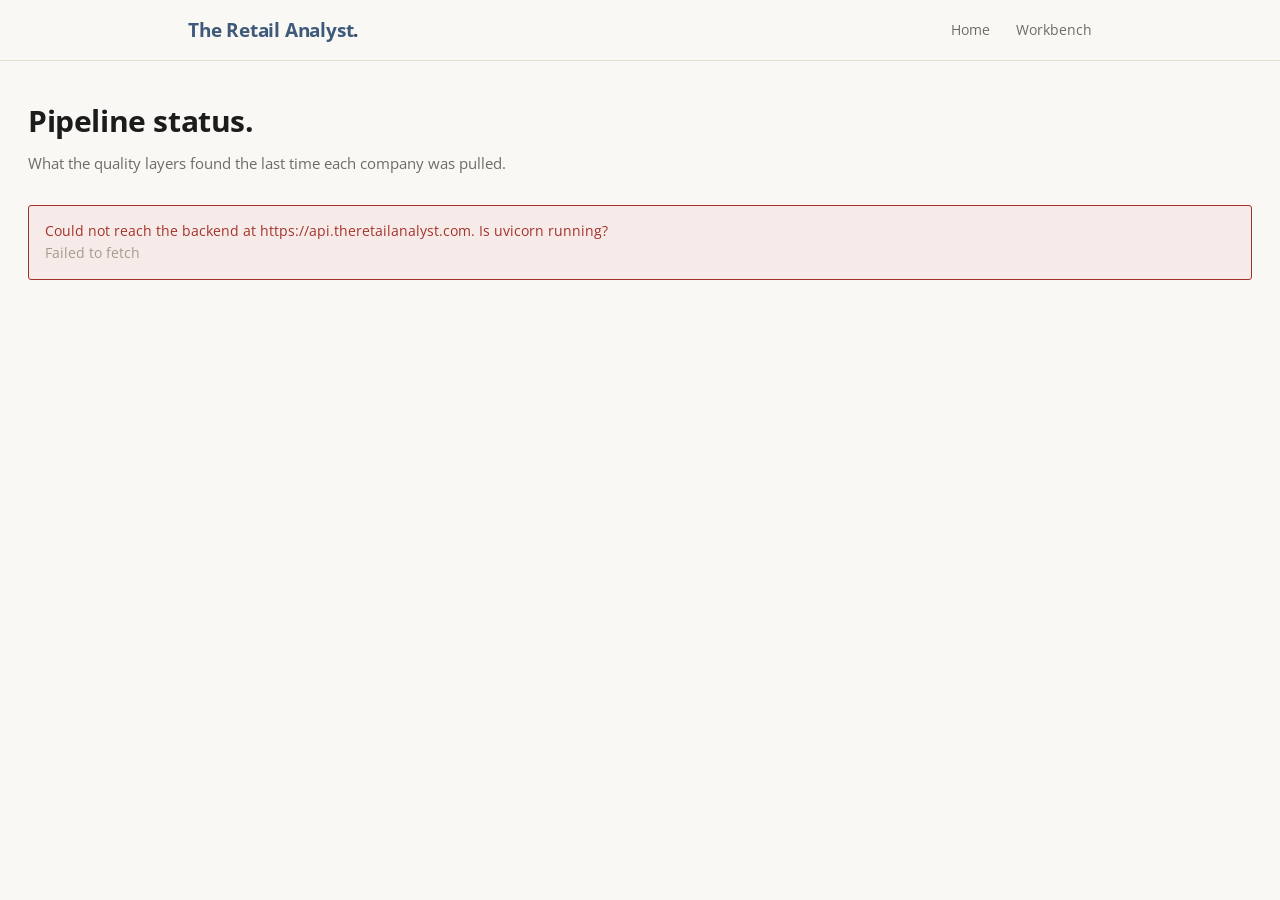
<file: frontend/status.html>
<!DOCTYPE html>
<html lang="en">
<head>
    <meta charset="UTF-8">
    <meta name="viewport" content="width=device-width, initial-scale=1.0">
    <title>Pipeline status — The Retail Analyst</title>
    <link rel="preconnect" href="https://fonts.googleapis.com">
    <link rel="preconnect" href="https://fonts.gstatic.com" crossorigin>
    <link href="https://fonts.googleapis.com/css2?family=Open+Sans:ital,wght@0,300..800;1,300..800&display=swap" rel="stylesheet">
    <link rel="stylesheet" href="theme.css?v=27">
    <style>
        .page { padding: 36px 0 72px; }
        .page h1 {
            font-family: var(--font); font-size: 30px; font-weight: 700;
            letter-spacing: -0.4px; margin-bottom: 6px;
        }
        .page .sub { color: var(--muted); font-size: 15px; margin-bottom: 30px; }
        .stamp { font-size: 12.5px; color: var(--faint); }

        /* ── Top tiles ── */
        .tiles {
            display: grid; grid-template-columns: repeat(auto-fit, minmax(180px, 1fr));
            gap: 14px; margin-bottom: 34px;
        }
        .tile {
            background: var(--card); border: 1px solid var(--line);
            border-radius: 3px; padding: 16px 18px;
        }
        .tile .lbl {
            font-size: 10.5px; font-weight: 600; color: var(--muted);
            text-transform: uppercase; letter-spacing: 0.09em; margin-bottom: 8px;
        }
        .tile .val {
            font-family: var(--font);
            font-variant-numeric: tabular-nums;
            font-size: 27px; font-weight: 600; line-height: 1.1;
        }
        .tile .note { font-size: 12.5px; color: var(--faint); margin-top: 6px; }
        .tile.good .val { color: var(--green); }
        .tile.warn .val { color: var(--red); }
        .tile.alert { border-color: var(--red); background: var(--red-tint); }

        /* ── Sections ── */
        section.block { margin-bottom: 38px; }
        section.block > h2 {
            font-family: var(--font); font-size: 20px; font-weight: 700;
            margin-bottom: 4px;
        }
        section.block > .hint {
            font-size: 13.5px; color: var(--muted); margin-bottom: 14px; max-width: 640px;
        }

        table.grid {
            width: 100%; border-collapse: collapse; font-size: 13.5px;
            background: var(--card); border: 1px solid var(--line); border-radius: 3px;
        }
        table.grid th {
            font-size: 10.5px; font-weight: 600; color: var(--muted);
            text-transform: uppercase; letter-spacing: 0.08em;
            text-align: right; padding: 9px 12px; white-space: nowrap;
            border-bottom: 1px solid var(--ink); background: var(--paper-2);
        }
        table.grid th:first-child, table.grid td:first-child { text-align: left; }
        table.grid td {
            padding: 8px 12px; text-align: right; white-space: nowrap;
            border-bottom: 1px solid #f0ece3;
            font-family: var(--font);
            font-variant-numeric: tabular-nums;
        }
        table.grid td.txt {
            font-family: var(--font);
            white-space: normal;
        }
        table.grid tr:last-child td { border-bottom: none; }
        .scroll { overflow-x: auto; }

        .pass { color: var(--green); font-weight: 600; }
        .fail { color: var(--red); font-weight: 600; }
        .dim  { color: var(--faint); }

        .pill {
            display: inline-block; padding: 2px 8px; border-radius: 10px;
            font-size: 11px; font-weight: 600; letter-spacing: 0.03em;
            font-family: var(--font);
        }
        .pill.ok   { background: var(--green-tint); color: var(--green); }
        .pill.bad  { background: var(--red-tint);   color: var(--red); }
        .pill.warn { background: #fdf3e0;           color: #8a5a12; }

        /* ── Restatement queue ── */
        .queue-empty {
            background: var(--green-tint); border: 1px solid #c9dfd2;
            border-radius: 3px; padding: 16px 18px; font-size: 14px; color: var(--green);
        }
        .btn-sm {
            font-family: var(--font); font-size: 12px; font-weight: 500;
            border: 1px solid var(--line); background: var(--paper);
            color: var(--ink); padding: 4px 10px; border-radius: 2px; cursor: pointer;
        }
        .btn-sm:hover { background: var(--blue-ink); color: #fff; border-color: var(--blue-ink); }
        .btn-lead {
            font-family: var(--font); font-size: 13px; font-weight: 500;
            border: 1px solid var(--ink); background: var(--ink); color: #fff;
            padding: 7px 14px; border-radius: 2px; cursor: pointer; margin-bottom: 14px;
        }
        .btn-lead:hover { background: var(--blue-ink); border-color: var(--blue-ink); }
        .btn-lead[disabled] { opacity: 0.45; cursor: default; }

        .two-col { display: grid; grid-template-columns: 1fr 1fr; gap: 24px; }
        @media (max-width: 860px) { .two-col { grid-template-columns: 1fr; } }

        .loading { color: var(--muted); font-size: 14px; padding: 40px 0; }
        .err {
            background: var(--red-tint); border: 1px solid var(--red); color: var(--red);
            padding: 14px 16px; border-radius: 3px; font-size: 14px;
        }
    </style>
</head>
<body>

<header class="site-head">
    <div class="shell">
        <a class="brand" href="index.html">The Retail Analyst<span class="dot">.</span></a>
        <nav class="head-links">
            <a href="index.html">Home</a>
            <a href="app.html">Workbench</a>
        </nav>
    </div>
</header>

<div class="page">
    <div class="shell wide">
        <h1>Pipeline status.</h1>
        <p class="sub">
            What the quality layers found the last time each company was pulled.
            <span class="stamp" id="stamp"></span>
        </p>

        <div id="body"><div class="loading">Loading…</div></div>
    </div>
</div>

<script src="config.js"></script>
<script>

const esc = s => String(s ?? '').replace(/[&<>"]/g, c =>
    ({'&':'&amp;','<':'&lt;','>':'&gt;','"':'&quot;'}[c]));

// Figures arrive in raw dollars. Statement lines run to the hundreds of
// billions, so abbreviate rather than printing sixteen digits.
function money(v) {
    if (v === null || v === undefined) return '—';
    const abs = Math.abs(v);
    const sign = v < 0 ? '-' : '';
    if (abs >= 1e9) return sign + '$' + (abs / 1e9).toFixed(2) + 'B';
    if (abs >= 1e6) return sign + '$' + (abs / 1e6).toFixed(2) + 'M';
    if (abs >= 1e3) return sign + '$' + (abs / 1e3).toFixed(1) + 'K';
    return sign + '$' + abs.toFixed(0);
}
function pct(v) { return v === null || v === undefined ? '—' : v.toFixed(1) + '%'; }
function rateClass(v) { return v === null ? 'dim' : (v >= 95 ? 'pass' : (v < 80 ? 'fail' : '')); }
// Underscored column names are how they read in the database; keep them
// recognizable rather than prettifying into something un-greppable.
function humanize(s) { return String(s).replace(/_/g, ' '); }
function when(ts) { return ts ? String(ts).slice(0, 16).replace('T', ' ') : '—'; }

let STATE = null;

async function load() {
    const el = document.getElementById('body');
    try {
        const res = await fetch(`${API}/api/pipeline-status`);
        const data = await res.json();
        if (data.error) { el.innerHTML = `<div class="err">${esc(data.error)}</div>`; return; }
        STATE = data;
        render(data);
    } catch (e) {
        el.innerHTML = `<div class="err">Could not reach the backend at ${API}. ` +
                       `Is uvicorn running?<br><span class="dim">${esc(e.message)}</span></div>`;
    }
}

function render(d) {
    document.getElementById('stamp').textContent = 'Generated ' + when(d.generated_at) + ' UTC';

    const cov = d.coverage, ch = d.checks, rs = d.restatements;
    const unreviewed = rs.unreviewed;

    const tiles = `
      <div class="tiles">
        <div class="tile ${ch.pass_rate >= 90 ? 'good' : 'warn'}">
          <div class="lbl">Reconcile pass rate</div>
          <div class="val">${pct(ch.pass_rate)}</div>
          <div class="note">${ch.matched.toLocaleString()} of ${ch.total_checks.toLocaleString()} checks
              · ${pct(ch.strict_pass_rate)} strict</div>
          <div class="note">graded at ${ch.materiality_pct}% materiality · FY${ch.graded_from_year}+</div>
        </div>
        <div class="tile">
          <div class="lbl">Companies loaded</div>
          <div class="val">${cov.companies}</div>
          <div class="note">${cov.never_fetched} never fetched</div>
        </div>
        <div class="tile ${cov.stale_count ? 'warn' : 'good'}">
          <div class="lbl">Stale</div>
          <div class="val">${cov.stale_count}</div>
          <div class="note">older than ${cov.stale_after_days} days</div>
        </div>
        <div class="tile ${unreviewed ? 'alert' : ''}">
          <div class="lbl">Unreviewed restatements</div>
          <div class="val ${unreviewed ? 'fail' : ''}">${unreviewed}</div>
          <div class="note">${rs.total} found all time</div>
        </div>
      </div>`;

    const html = tiles
        + restatementBlock(d.unreviewed_restatements, unreviewed)
        + runsBlock(d.recent_runs)
        + `<div class="two-col">${companiesBlock(d)}${linesBlock(d.worst_line_items)}</div>`
        + staleBlock(cov);

    document.getElementById('body').innerHTML = html;
    wire();
}

// ── The queue: figures FMP now reports differently than it did before ──
function restatementBlock(rows, unreviewed) {
    const head = `<section class="block">
        <h2>Restatement queue</h2>
        <p class="hint">Figures FMP reports differently than it did on an earlier pull —
        either the company restated a prior period, or the provider quietly corrected itself.
        Mark one reviewed once you've looked at it, so tomorrow's findings stand out.</p>`;

    if (!rows.length) {
        return head + `<div class="queue-empty">
            Nothing unreviewed. ${unreviewed === 0 ? 'Every figure matched what FMP reported last time.' : ''}
        </div></section>`;
    }

    const body = rows.map(r => `
        <tr data-id="${r.id}">
          <td class="txt"><strong>${esc(r.ticker)}</strong></td>
          <td class="txt dim">${esc(humanize(r.statement_type))}</td>
          <td class="txt">${esc(r.fiscal_date || '—')}</td>
          <td class="txt">${esc(r.field)}</td>
          <td>${money(r.old_value)}</td>
          <td>${money(r.new_value)}</td>
          <td class="${r.delta > 0 ? 'pass' : 'fail'}">${money(r.delta)}</td>
          <td class="${Math.abs(r.pct_change ?? 0) >= 5 ? 'fail' : 'dim'}">${
              r.pct_change === null ? '—' : r.pct_change.toFixed(1) + '%'}</td>
          <td class="txt dim">${when(r.detected_at)}</td>
          <td class="txt"><button class="btn-sm review-one" data-id="${r.id}">Reviewed</button></td>
        </tr>`).join('');

    return head + `
        <button class="btn-lead" id="review-all">Mark all ${rows.length} reviewed</button>
        <div class="scroll"><table class="grid">
          <thead><tr>
            <th>Ticker</th><th>Statement</th><th>FY</th><th>Field</th>
            <th>Was</th><th>Now</th><th>Δ</th><th>Δ%</th><th>Detected</th><th></th>
          </tr></thead>
          <tbody>${body}</tbody>
        </table></div></section>`;
}

function runsBlock(runs) {
    if (!runs.length) return '';
    const body = runs.map(r => {
        const cls = r.status === 'success' ? 'ok' : (r.status === 'failed' ? 'bad' : 'warn');
        return `<tr>
            <td class="txt">${esc(r.job_name)}</td>
            <td class="txt"><span class="pill ${cls}">${esc(r.status)}</span></td>
            <td class="txt dim">${when(r.started_at)}</td>
            <td>${r.tickers_succeeded}/${r.tickers_attempted}</td>
            <td class="${r.tickers_failed ? 'fail' : 'dim'}">${r.tickers_failed}</td>
            <td>${(r.checks_written || 0).toLocaleString()}</td>
            <td class="${r.restatements_found ? 'fail' : 'dim'}">${r.restatements_found}</td>
        </tr>`;
    }).join('');

    return `<section class="block">
        <h2>Recent job runs</h2>
        <p class="hint">Every execution of the scheduled refresh leaves a row. This is what
        answers "did it run, and did it work?" without reading a log file.</p>
        <div class="scroll"><table class="grid">
          <thead><tr>
            <th>Job</th><th>Status</th><th>Started</th><th>Succeeded</th>
            <th>Failed</th><th>Checks</th><th>Restated</th>
          </tr></thead>
          <tbody>${body}</tbody>
        </table></div></section>`;
}

function companiesBlock(d) {
    const row = c => `<tr>
        <td class="txt"><strong>${esc(c.ticker)}</strong>
            <span class="dim">${esc((c.company_name || '').slice(0, 22))}</span></td>
        <td class="${rateClass(c.pass_rate)}">${pct(c.pass_rate)}</td>
        <td class="dim">${c.matched}/${c.total_checks}</td>
    </tr>`;

    return `<section class="block">
        <h2>Weakest companies</h2>
        <p class="hint">Lowest reconcile pass rates. Foreign filers reporting under IFRS
        sit at the bottom structurally — their statements don't carry the subtotals the model expects.</p>
        <table class="grid">
          <thead><tr><th>Company</th><th>Pass</th><th>Checks</th></tr></thead>
          <tbody>${d.worst_companies.map(row).join('')}</tbody>
        </table></section>`;
}

function linesBlock(lines) {
    const body = lines.map(l => `<tr>
        <td class="txt">${esc(humanize(l.line_item))}
            <span class="dim">${esc(humanize(l.statement_type))}</span></td>
        <td class="fail">${l.mismatches}</td>
        <td class="dim">${pct(l.fail_rate)}</td>
    </tr>`).join('');

    return `<section class="block">
        <h2>Worst line items</h2>
        <p class="hint">Where the mismatches concentrate. A line failing across many companies
        usually means a mapping gap, not a hundred separate data problems — this is the list
        a recalibration pass works down.</p>
        <table class="grid">
          <thead><tr><th>Line item</th><th>Misses</th><th>Fail rate</th></tr></thead>
          <tbody>${body}</tbody>
        </table></section>`;
}

function staleBlock(cov) {
    if (!cov.stale_tickers.length) return '';
    return `<section class="block">
        <h2>Stale companies</h2>
        <p class="hint">Not refreshed in over ${cov.stale_after_days} days. The scheduled job
        picks these up; they're listed here so a job that quietly stopped running is visible.</p>
        <p class="mono">${cov.stale_tickers.map(esc).join('  ·  ')}</p>
    </section>`;
}

// ── Triage ──
// Marking findings reviewed is the one call that writes, so it carries a key.
// Held in localStorage so it is typed once per browser rather than per click.
function apiKey() {
    let key = localStorage.getItem('statusApiKey');
    if (!key) {
        key = prompt('Enter the status API key to mark findings reviewed:');
        if (key) localStorage.setItem('statusApiKey', key);
    }
    return key;
}

async function review(ids) {
    const key = apiKey();
    if (!key) return;
    const res = await fetch(`${API}/api/restatements/review`, {
        method: 'POST',
        headers: {'Content-Type': 'application/json', 'X-API-Key': key},
        body: JSON.stringify({ids, reviewed: true}),
    });
    if (res.status === 401) {
        // Forget it, so the next click re-prompts instead of failing forever.
        localStorage.removeItem('statusApiKey');
        alert('That key was rejected. Click again to re-enter it.');
        return;
    }
    if (res.status === 503) {
        alert('The server has no STATUS_API_KEY set, so it is refusing writes.');
        return;
    }
    const out = await res.json();
    if (out.error) { alert(out.error); return; }
    load();  // re-read rather than patching the DOM, so the tiles stay truthful
}

function wire() {
    document.querySelectorAll('.review-one').forEach(btn =>
        btn.addEventListener('click', () => review([Number(btn.dataset.id)])));
    const all = document.getElementById('review-all');
    if (all) all.addEventListener('click', () => {
        const ids = STATE.unreviewed_restatements.map(r => r.id);
        if (ids.length && confirm(`Mark all ${ids.length} findings reviewed?`)) review(ids);
    });
}

load();
</script>
</body>
</html>
</file>
<file: frontend/theme.css>
/* ── The Retail Analyst — shared theme ─────────────────────────── */

:root {
    /* One family for everything — headings, body, and figures alike. The fallbacks
       carry the page until Open Sans arrives (and if it never does): the system UI
       face first, then a generic. Loaded per page from Google Fonts; if that
       dependency is ever unwanted, self-host the woff2 and swap in an @font-face
       here — nothing else needs to change, because every rule points at this token. */
    --font: 'Open Sans', -apple-system, BlinkMacSystemFont, 'Segoe UI', Helvetica, Arial, sans-serif;

    --paper:      #faf8f4;
    --paper-2:    #f2efe8;
    --card:       #fffefb;
    --ink:        #1c1c1a;
    --muted:      #6f6b63;
    --faint:      #a39c8d;
    --line:       #e3ddd1;
    /* Light steel blue, in two weights of one family.
       --blue is the colour itself, and it is pale: white text on it is 1.78:1 and
       it is 1.68:1 against paper, so it can only ever be a fill with dark text on
       top — never text, never a rule, never behind anything white.
       --blue-ink is the same hue taken dark enough to do those jobs. Anything
       carrying white text (buttons, hovers) or needing to read as "on" uses it. */
    --blue:       #b0c4de;
    --on-blue:    #1b2b3d;   /* text sitting on --blue — 8.1:1 */
    --blue-ink:   #3d5a7a;   /* text, rules, and fills that carry white — 6.7:1 */
    --blue-d:     #2c4460;   /* pressed / hover on --blue-ink */
    --blue-mid:   #8ba4c4;
    /* The modelling convention: a figure that is hard-coded rather than computed is
       blue. --blue-ink is the wrong tool for it — at chroma 61 it reads as grey-blue
       beside black figures, which is fine for a rule or a heading and useless as a
       signal in a column of numbers. This is the same hue (212 degrees, so it stays in
       the family) taken to chroma 151, where the eye reads "blue" immediately. 5.7:1
       on --card, and 3.0:1 against --ink so it separates from the figures around it. */
    --blue-input: #2166b8;
    /* The column fills are semi-transparent rather than flat light blues, so they
       read as a wash over whatever is behind them instead of a painted block. At
       ~5% the historical/projected split is still legible but stops competing with
       the figures. Note this tint is now the ONLY thing marking where the forecast
       starts, since the rules between year columns are gone — so there is a floor
       on how faint it can go. */
    --blue-tint:  rgba(61, 90, 122, 0.05);   /* historical-column fill */
    --blue-tint-2:rgba(61, 90, 122, 0.09);   /* historical subtotal fill */
    --green:      #17663f;
    --green-tint: #e4efe7;
    --red:        #a4322a;
    --red-tint:   #f7ebe9;
}

* { margin: 0; padding: 0; box-sizing: border-box; }
html { scroll-behavior: smooth; }
body {
    font-family: var(--font);
    background: var(--paper);
    color: var(--ink);
    line-height: 1.6;
    -webkit-font-smoothing: antialiased;
}
/* Both of these used to switch family — a serif for display, a monospace for
   figures. With one family everywhere they are kept only for the numeric feature,
   and the markup that carries them still reads correctly. */
.serif { font-family: var(--font); }
.mono  { font-variant-numeric: tabular-nums; }
.shell { max-width: 960px; margin: 0 auto; padding: 0 28px; }
.shell.wide { max-width: 1280px; }

:focus-visible { outline: 2px solid var(--blue-ink); outline-offset: 2px; }
::selection { background: var(--blue); color: var(--on-blue); }

/* ── Site header ── */
.site-head {
    border-bottom: 1px solid var(--line);
    background: var(--paper);
    position: sticky; top: 0; z-index: 50;
}
.site-head .shell {
    display: flex; align-items: center; justify-content: space-between;
    height: 60px; gap: 20px;
}
/* Tool pages: brand left, workflow rail dead-center, actions right */
.site-head .shell.centered {
    display: grid; grid-template-columns: 1fr auto 1fr; align-items: center;
}
.site-head .shell.centered .rail { justify-self: center; }
.site-head .shell.centered .head-right {
    justify-self: end; display: flex; align-items: center; gap: 12px;
}
/* The wordmark is steel blue on every page — one rule, since all five headers
   share this class. --blue-ink rather than --blue: the pale steel is 1.68:1 on
   paper and would be unreadable as text. */
.brand {
    font-family: var(--font); font-size: 19px; font-weight: 700;
    color: var(--blue-ink); text-decoration: none; letter-spacing: -0.2px;
    white-space: nowrap;
}
/* The dot used to be the accent against dark ink. With the wordmark itself blue
   it goes darker instead, so it still reads as a full stop rather than vanishing. */
.brand .dot { color: var(--blue-d); }

.head-links { display: flex; align-items: center; gap: 26px; }
.head-links a { color: var(--muted); text-decoration: none; font-size: 14px; }
.head-links a:hover { color: var(--ink); }

/* ── Workflow rail (Assumptions · Model · DCF) ── */
.rail { display: flex; align-items: center; gap: 12px; font-size: 13.5px; }
.rail-step { color: var(--muted); text-decoration: none; }
a.rail-step:hover { color: var(--ink); }
.rail-step.here {
    color: var(--blue-ink); font-weight: 600;
    border-bottom: 2px solid var(--blue-ink); padding-bottom: 1px;
}
.rail-step.off { color: #c9c2b4; pointer-events: none; }
.rail-sep { width: 18px; height: 1px; background: var(--line); flex: none; }

/* ── Buttons ── */
.btn {
    display: inline-block;
    background: var(--blue-ink); color: #fff;
    border: none; cursor: pointer;
    font-family: var(--font); font-size: 15px; font-weight: 500;
    padding: 12px 26px; border-radius: 2px;
    text-decoration: none;
    transition: background 0.15s;
}
.btn:hover { background: var(--blue-d); }
.btn:disabled { opacity: 0.55; cursor: default; }
.btn.small { font-size: 13.5px; padding: 8px 18px; }

/* ── Cards ── */
.card {
    background: var(--card);
    border: 1px solid var(--line);
    border-radius: 3px;
    padding: 24px 28px;
    /* Wide enough that two stacked cards read as two sections rather than one
       continuous panel — the pages that stack several of these were the ones that
       felt like a wall of numbers. */
    margin-bottom: 30px;
}

/* ── Error panel ── */
.error-box {
    background: var(--red-tint); color: var(--red);
    border: 1px solid #dcbcb7;
    padding: 16px 20px; border-radius: 3px; font-size: 14.5px;
}
.error-box a { color: var(--blue-ink); }

/* ── Footer ── */
.site-foot {
    border-top: 1px solid var(--line);
    margin-top: 88px; padding: 32px 0 44px;
    font-size: 13.5px; color: var(--muted);
}
.site-foot .shell {
    display: flex; justify-content: space-between; align-items: baseline;
    flex-wrap: wrap; gap: 12px;
}
.site-foot a { color: var(--muted); text-decoration: none; }
.site-foot a:hover { color: var(--ink); }

@media (prefers-reduced-motion: reduce) {
    html { scroll-behavior: auto; }
    *, *::before, *::after {
        animation-duration: 0.01ms !important;
        transition-duration: 0.01ms !important;
    }
}
</file>
